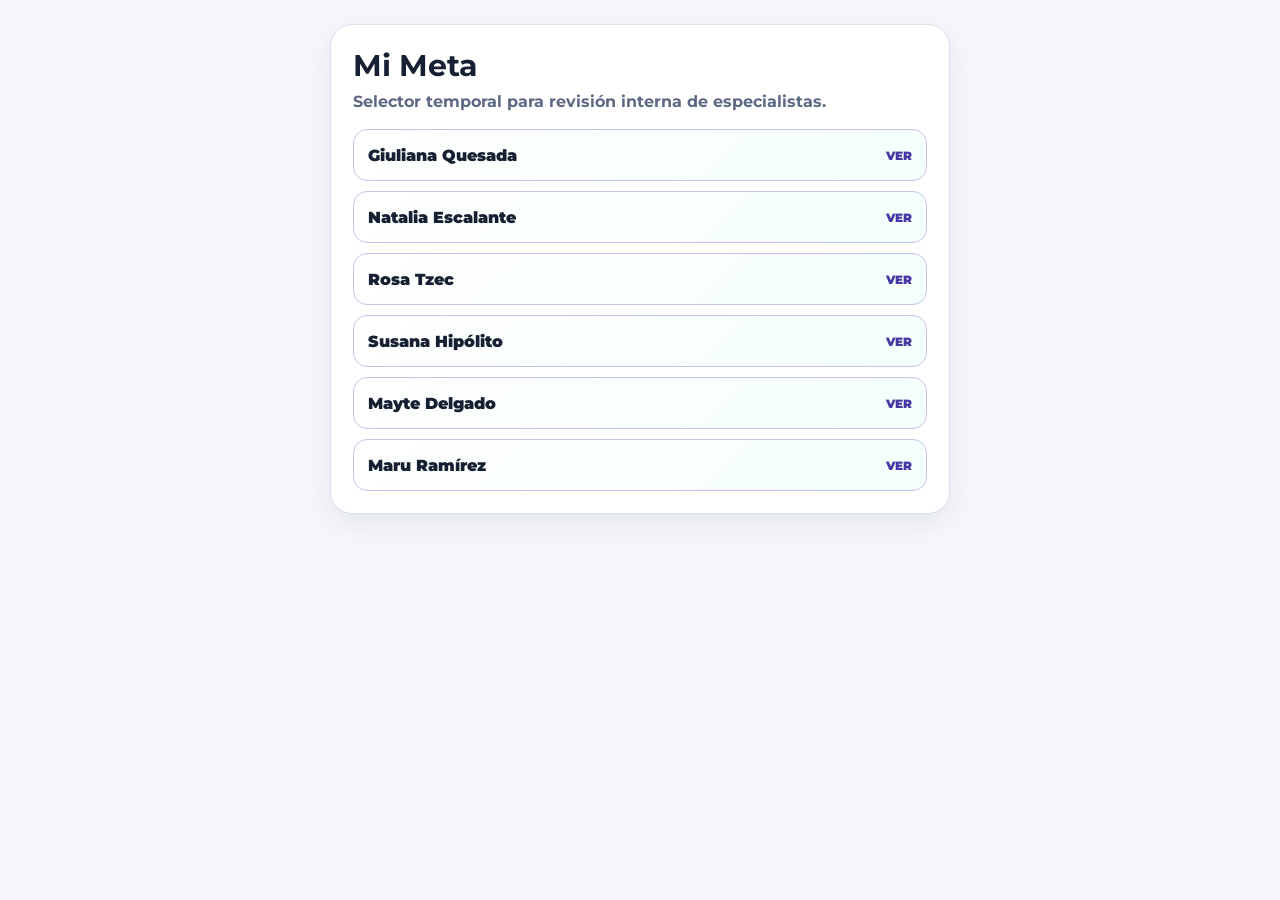
<file: mi-meta/index.html>
<!doctype html>
<html lang="es">
  <head>
    <meta charset="UTF-8">
    <meta name="viewport" content="width=device-width, initial-scale=1">
    <title>Mi Meta | Misión Admisión</title>
    <link rel="stylesheet" href="./styles.css">
  </head>
  <body>
    <main class="selector-shell">
      <section class="selector-card">
        <h1>Mi Meta</h1>
        <p>Selector temporal para revisión interna de especialistas.</p>
        <div class="selector-list">
          <a href="./giuliana.html">Giuliana Quesada</a>
          <a href="./natalia.html">Natalia Escalante</a>
          <a href="./rosa.html">Rosa Tzec</a>
          <a href="./susana.html">Susana Hipólito</a>
          <a href="./mayte.html">Mayte Delgado</a>
          <a href="./maru.html">Maru Ramírez</a>
        </div>
      </section>
    </main>
  </body>
</html>
</file>
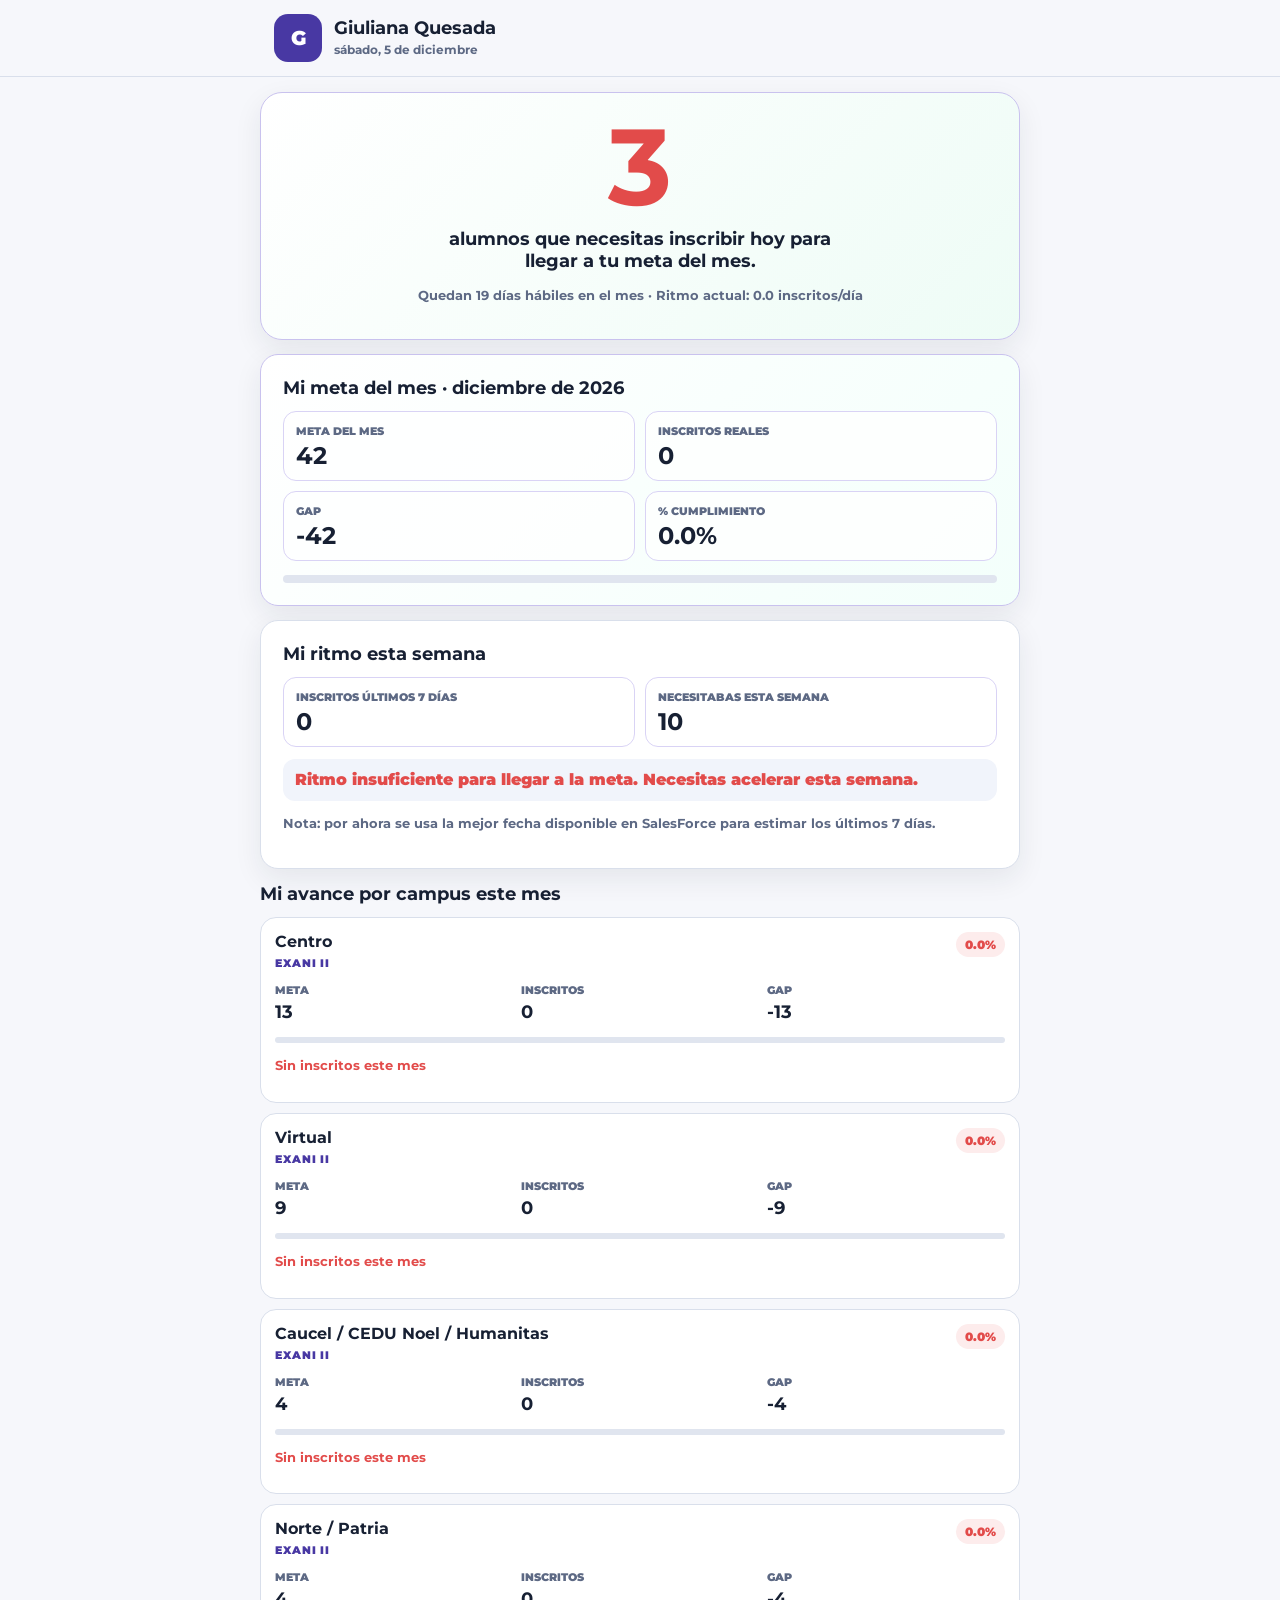
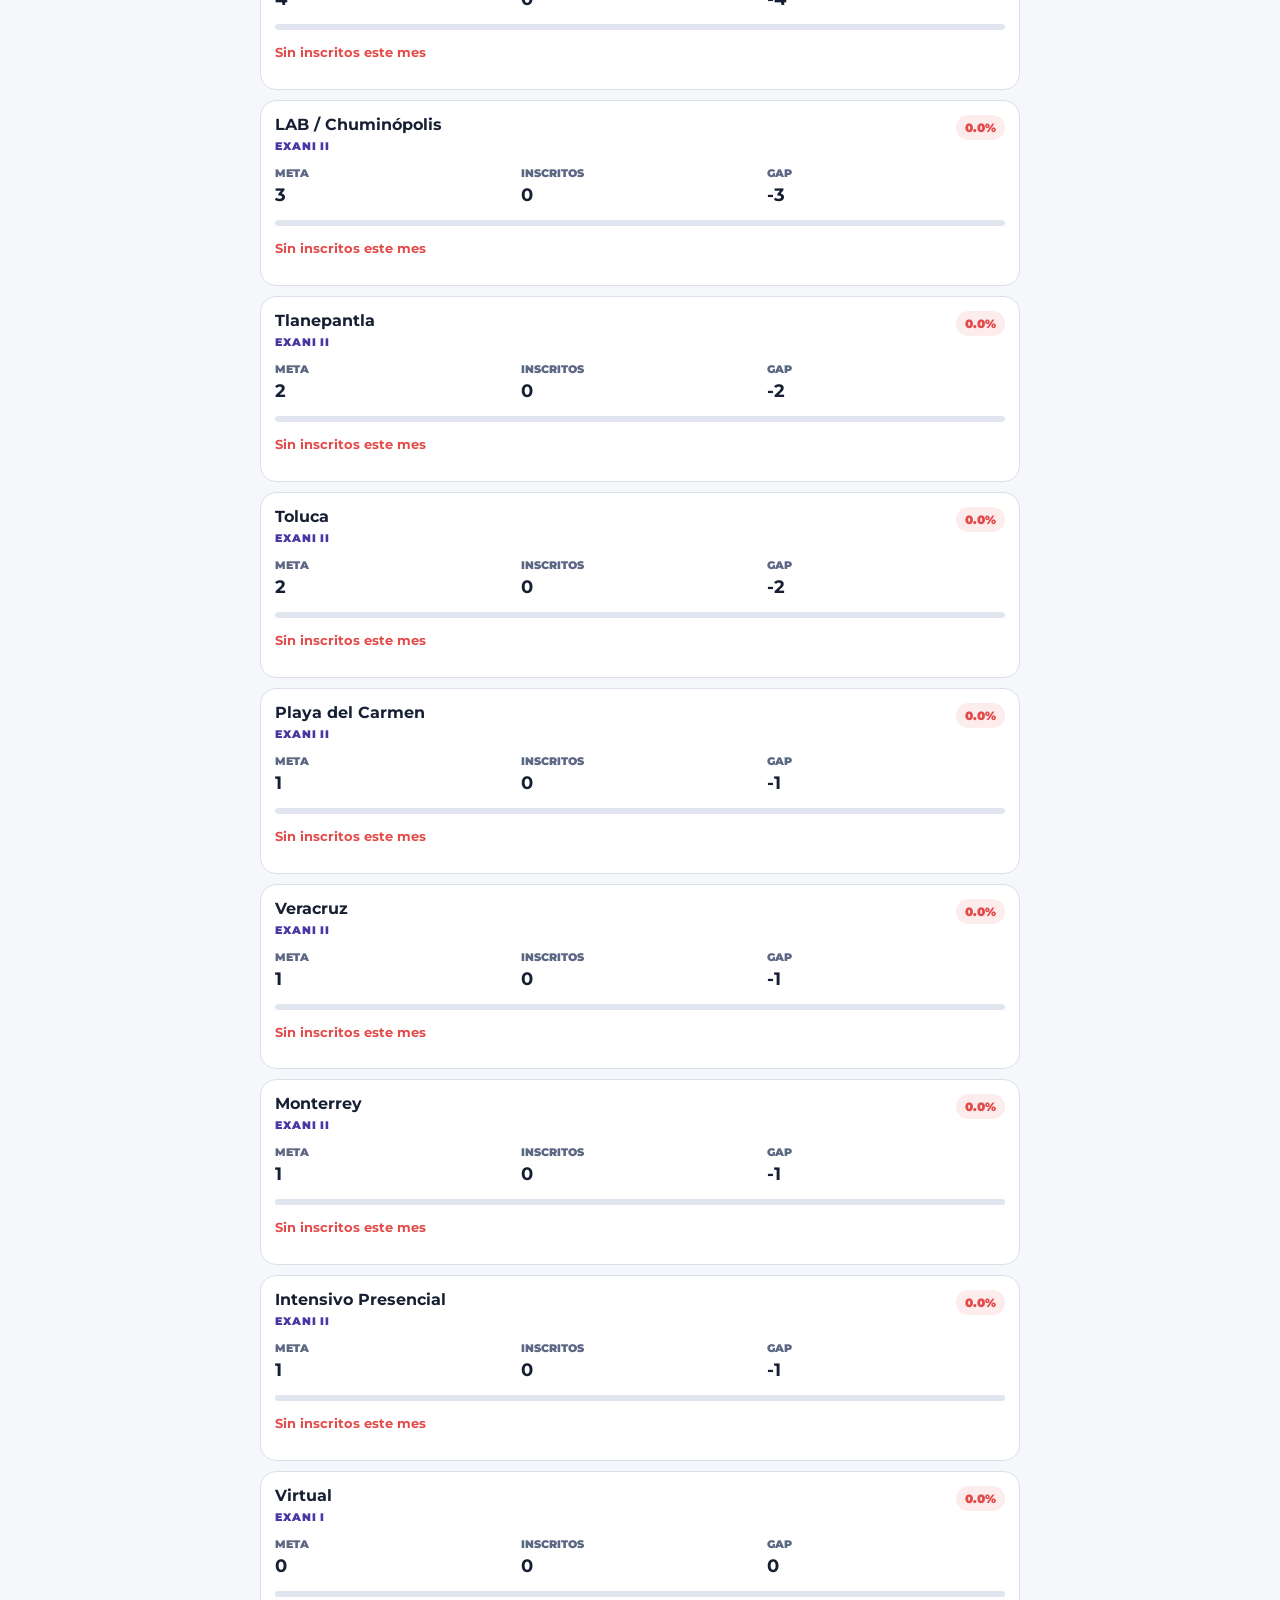
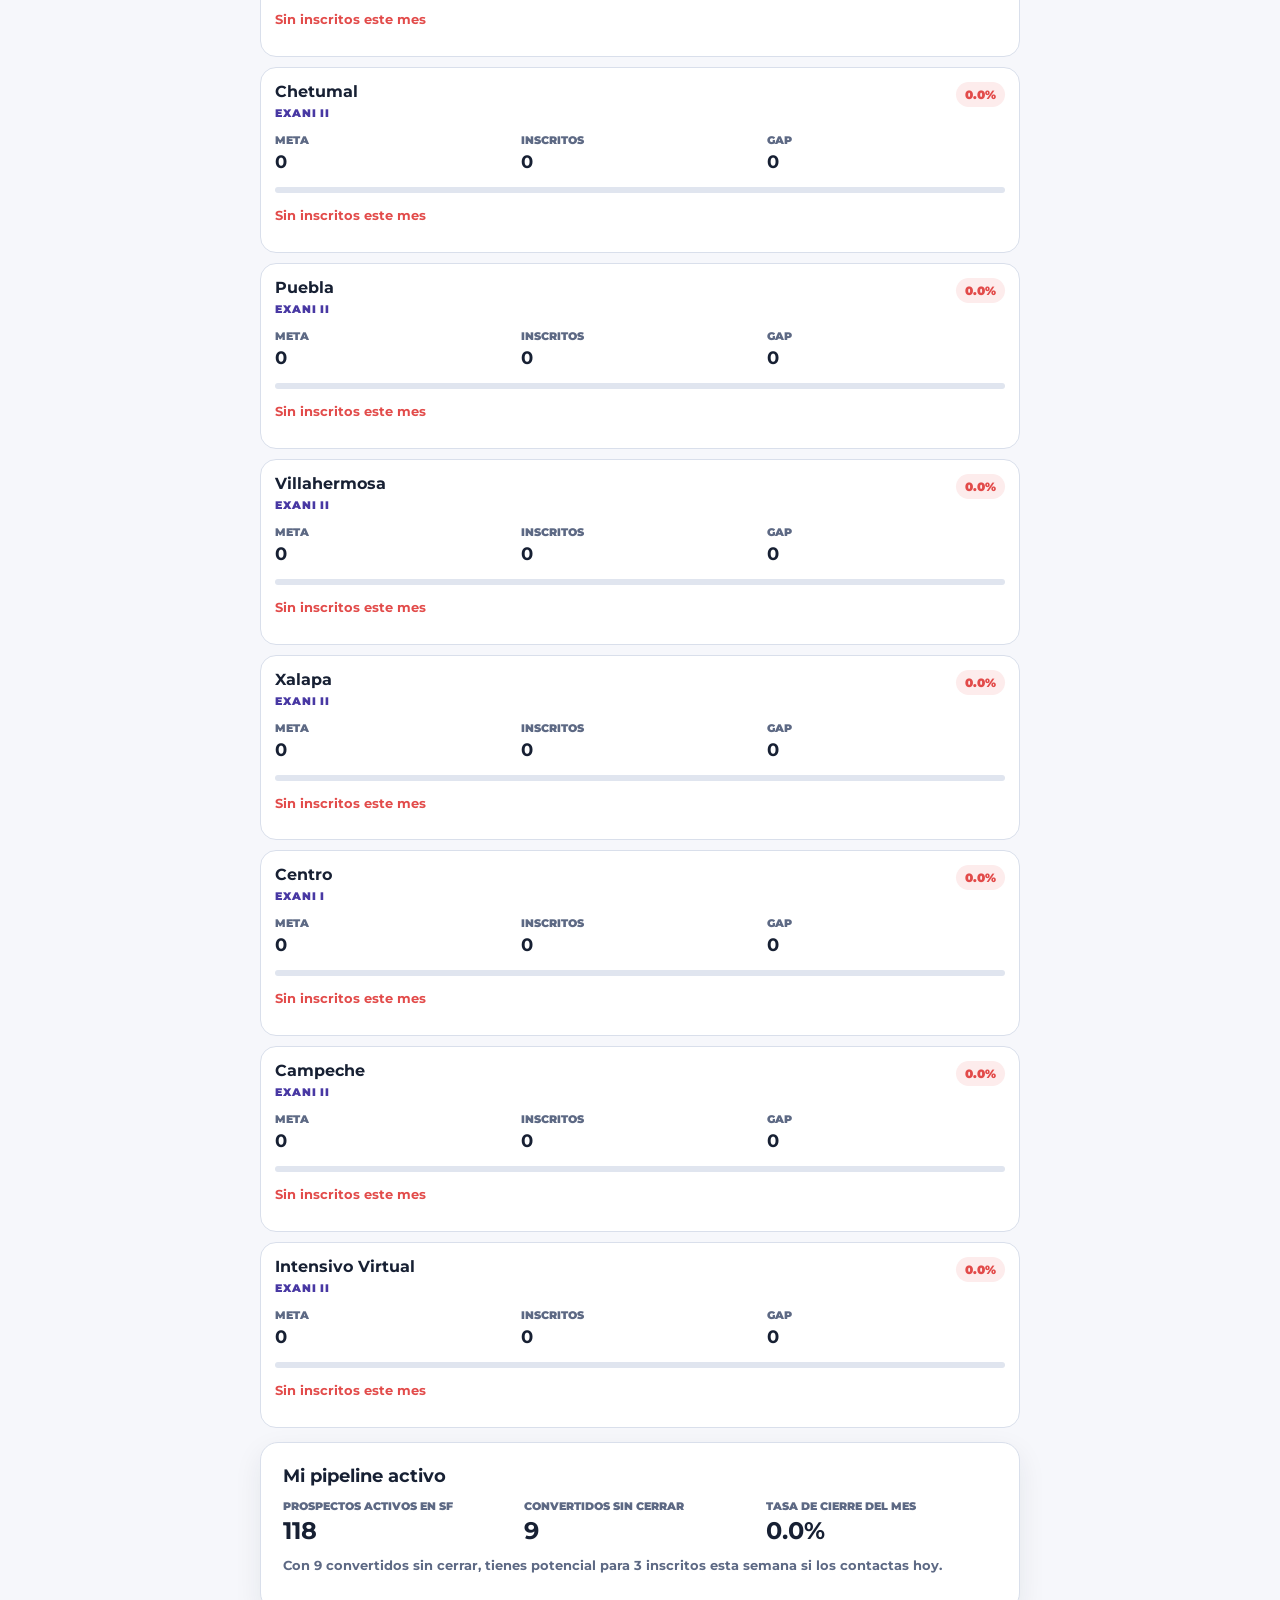
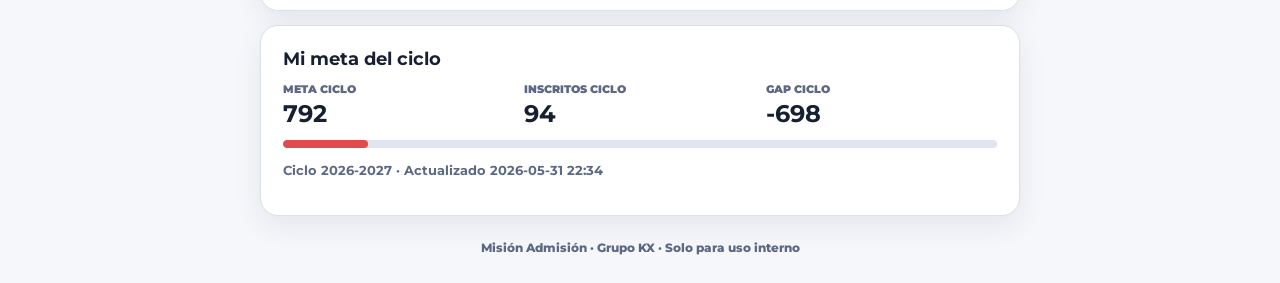
<file: mi-meta/giuliana.html>
<!doctype html>
<html lang="es">
  <head>
    <meta charset="UTF-8">
    <meta name="viewport" content="width=device-width, initial-scale=1">
    <title>Mi Meta | Giuliana Quesada</title>
    <link rel="stylesheet" href="./styles.css">
  </head>
  <body data-specialist="giuliana">
    <header class="app-header">
      <div class="app-header-inner">
        <span id="avatar" class="avatar">G</span>
        <div>
          <h1 id="specialist-name">Giuliana Quesada</h1>
          <p id="today-label"></p>
        </div>
      </div>
    </header>
    <main class="app-shell">
      <section id="today-block" class="section"></section>
      <section id="month-block" class="section"></section>
      <section id="week-block" class="section"></section>
      <section id="campus-block" class="section"></section>
      <section id="pipeline-block" class="section"></section>
      <section id="cycle-block" class="section"></section>
      <footer class="footer">Misión Admisión · Grupo KX · Solo para uso interno</footer>
    </main>
    <script src="./app.js"></script>
  </body>
</html>
</file>
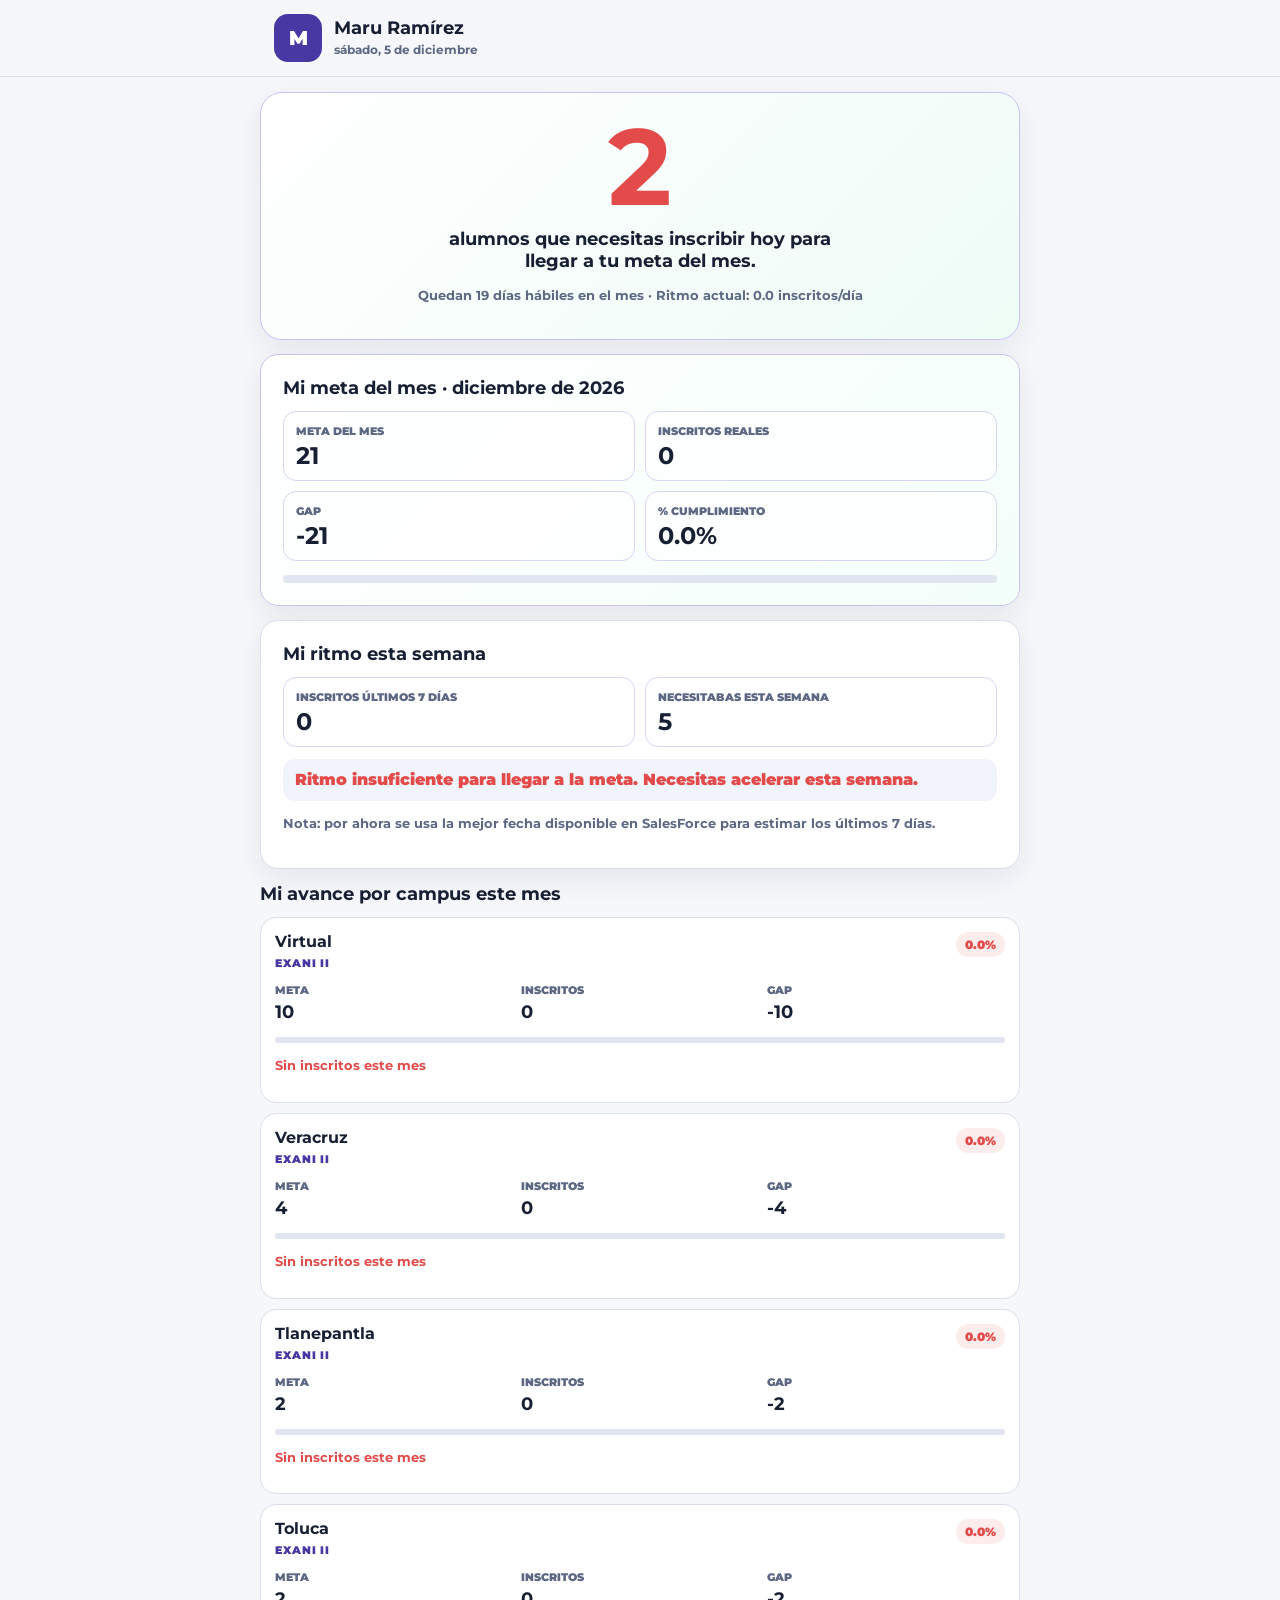
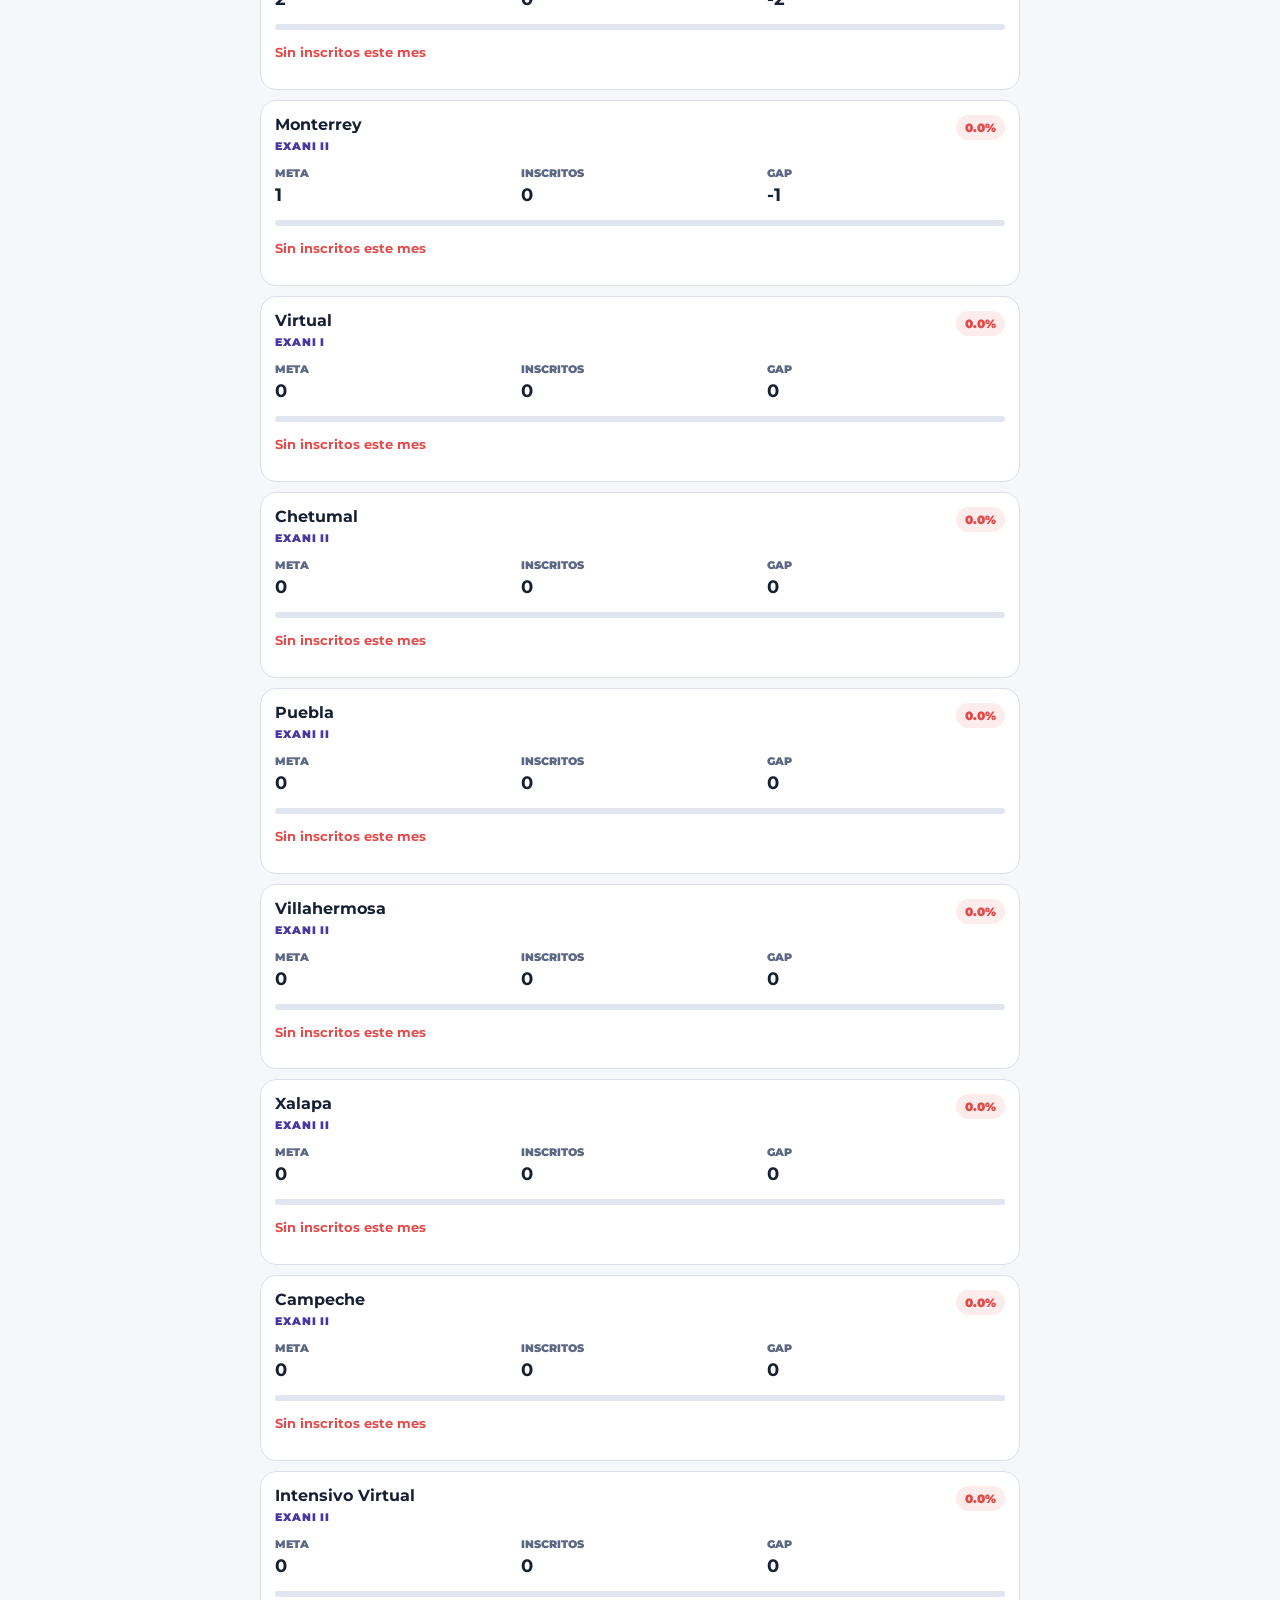
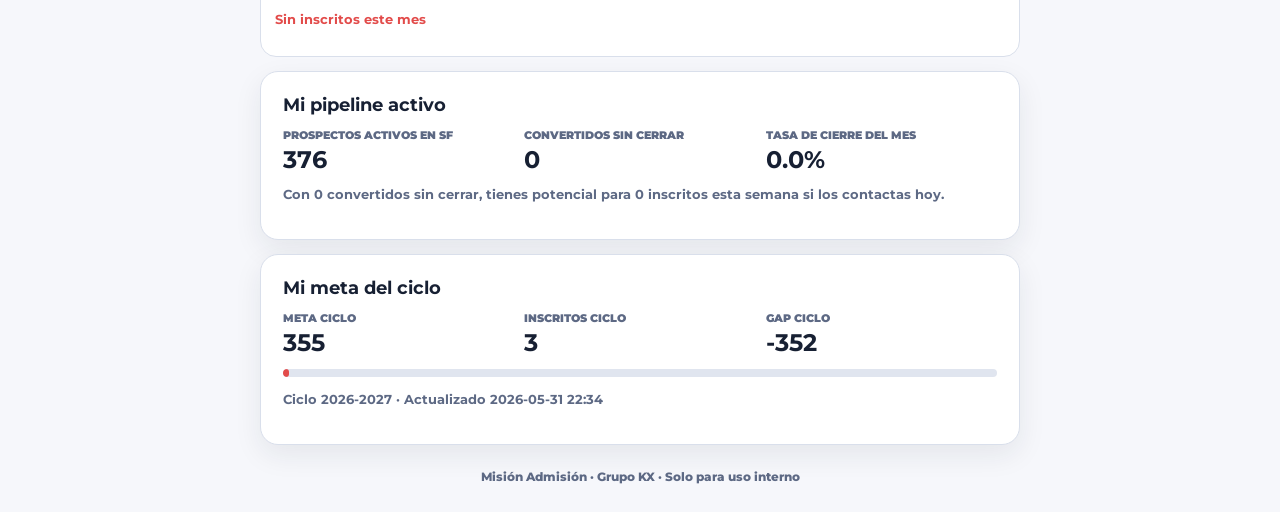
<file: mi-meta/maru.html>
<!doctype html>
<html lang="es">
  <head>
    <meta charset="UTF-8">
    <meta name="viewport" content="width=device-width, initial-scale=1">
    <title>Mi Meta | Maru Ramírez</title>
    <link rel="stylesheet" href="./styles.css">
  </head>
  <body data-specialist="maru">
    <header class="app-header">
      <div class="app-header-inner">
        <span id="avatar" class="avatar">M</span>
        <div>
          <h1 id="specialist-name">Maru Ramírez</h1>
          <p id="today-label"></p>
        </div>
      </div>
    </header>
    <main class="app-shell">
      <section id="today-block" class="section"></section>
      <section id="month-block" class="section"></section>
      <section id="week-block" class="section"></section>
      <section id="campus-block" class="section"></section>
      <section id="pipeline-block" class="section"></section>
      <section id="cycle-block" class="section"></section>
      <footer class="footer">Misión Admisión · Grupo KX · Solo para uso interno</footer>
    </main>
    <script src="./app.js"></script>
  </body>
</html>
</file>
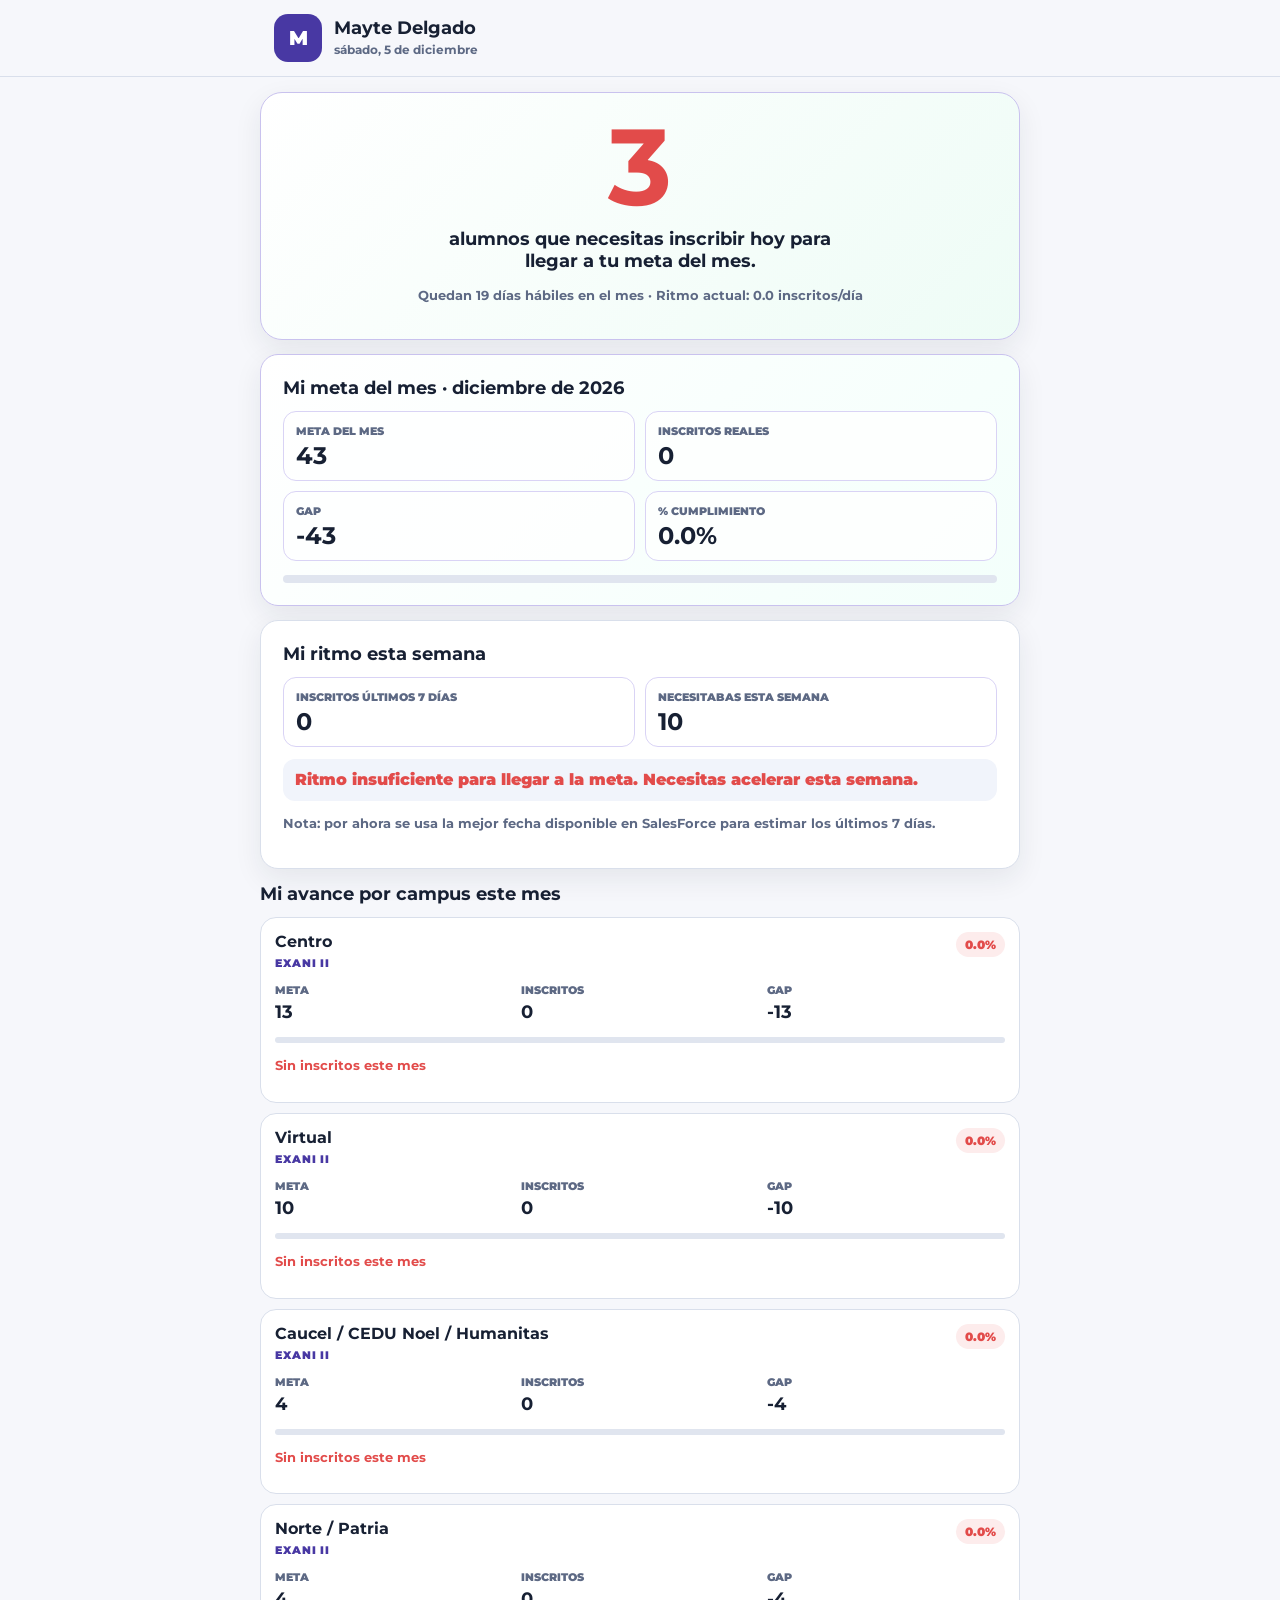
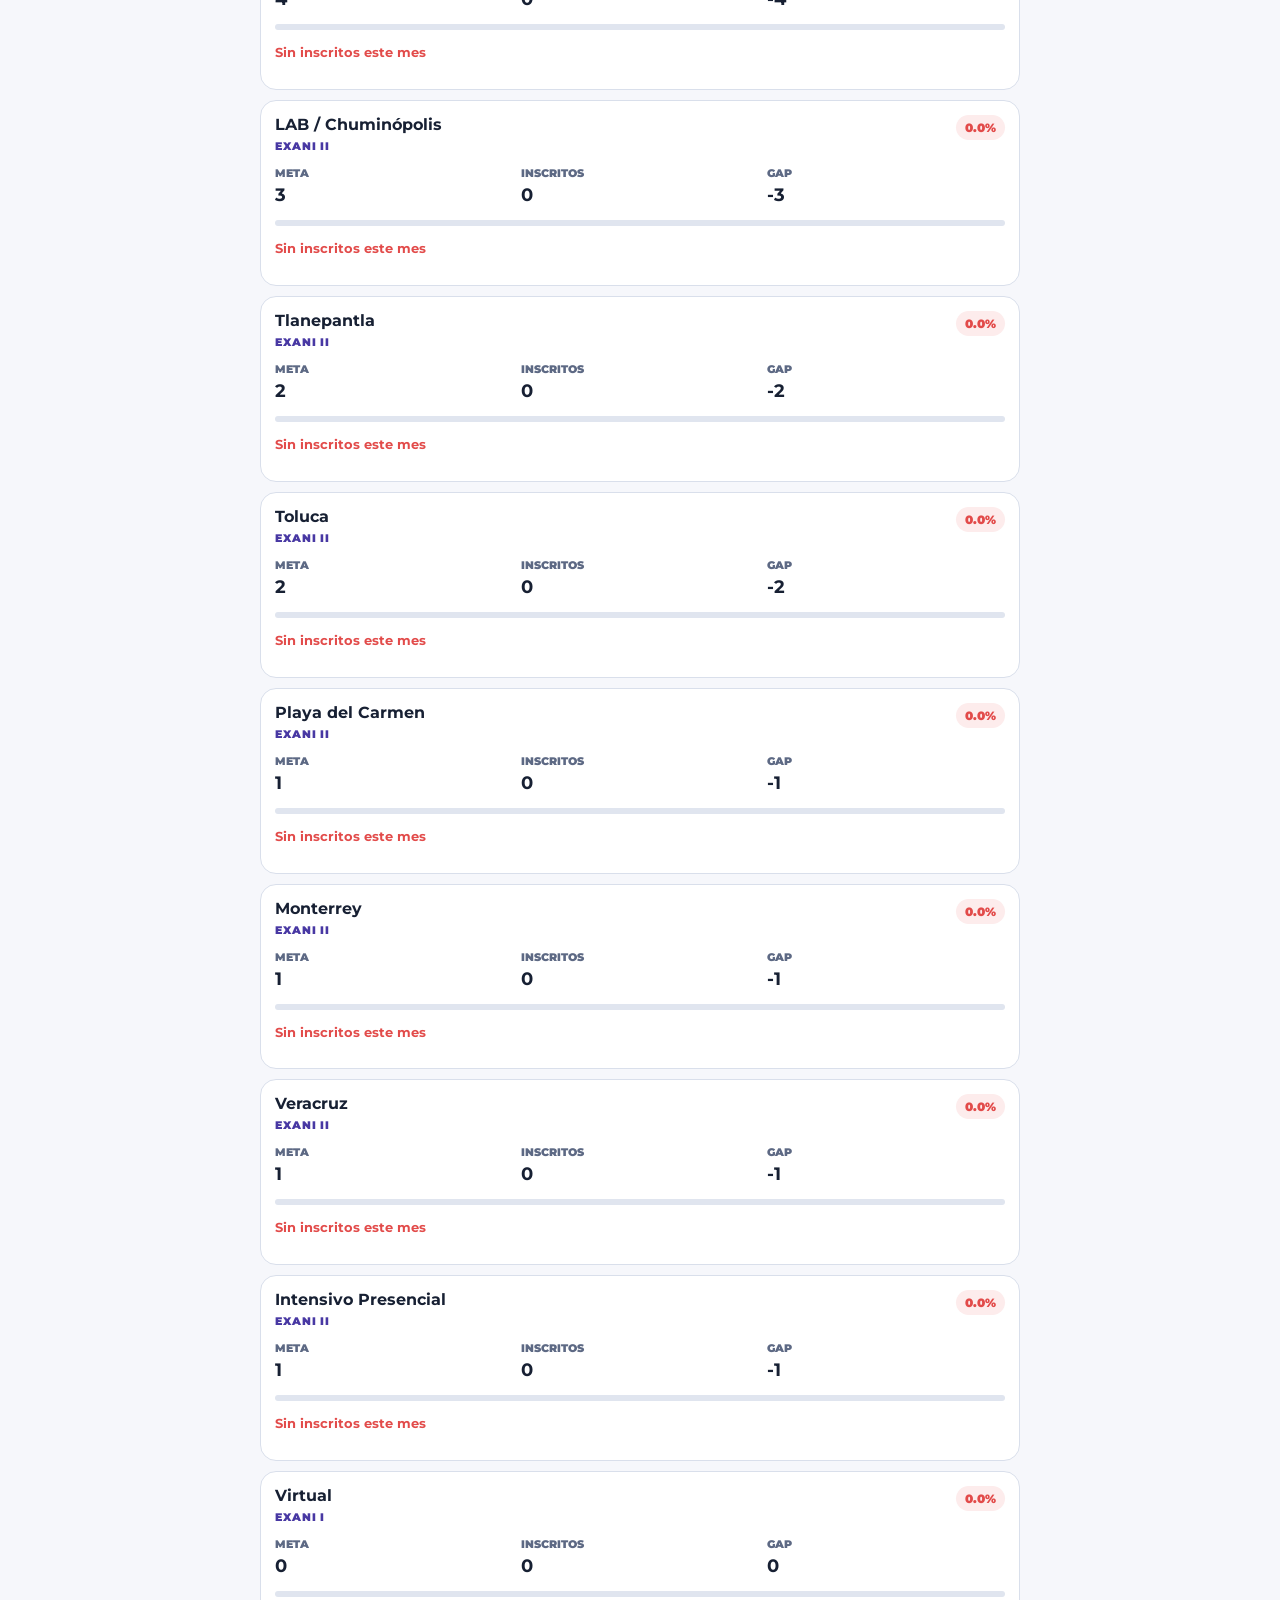
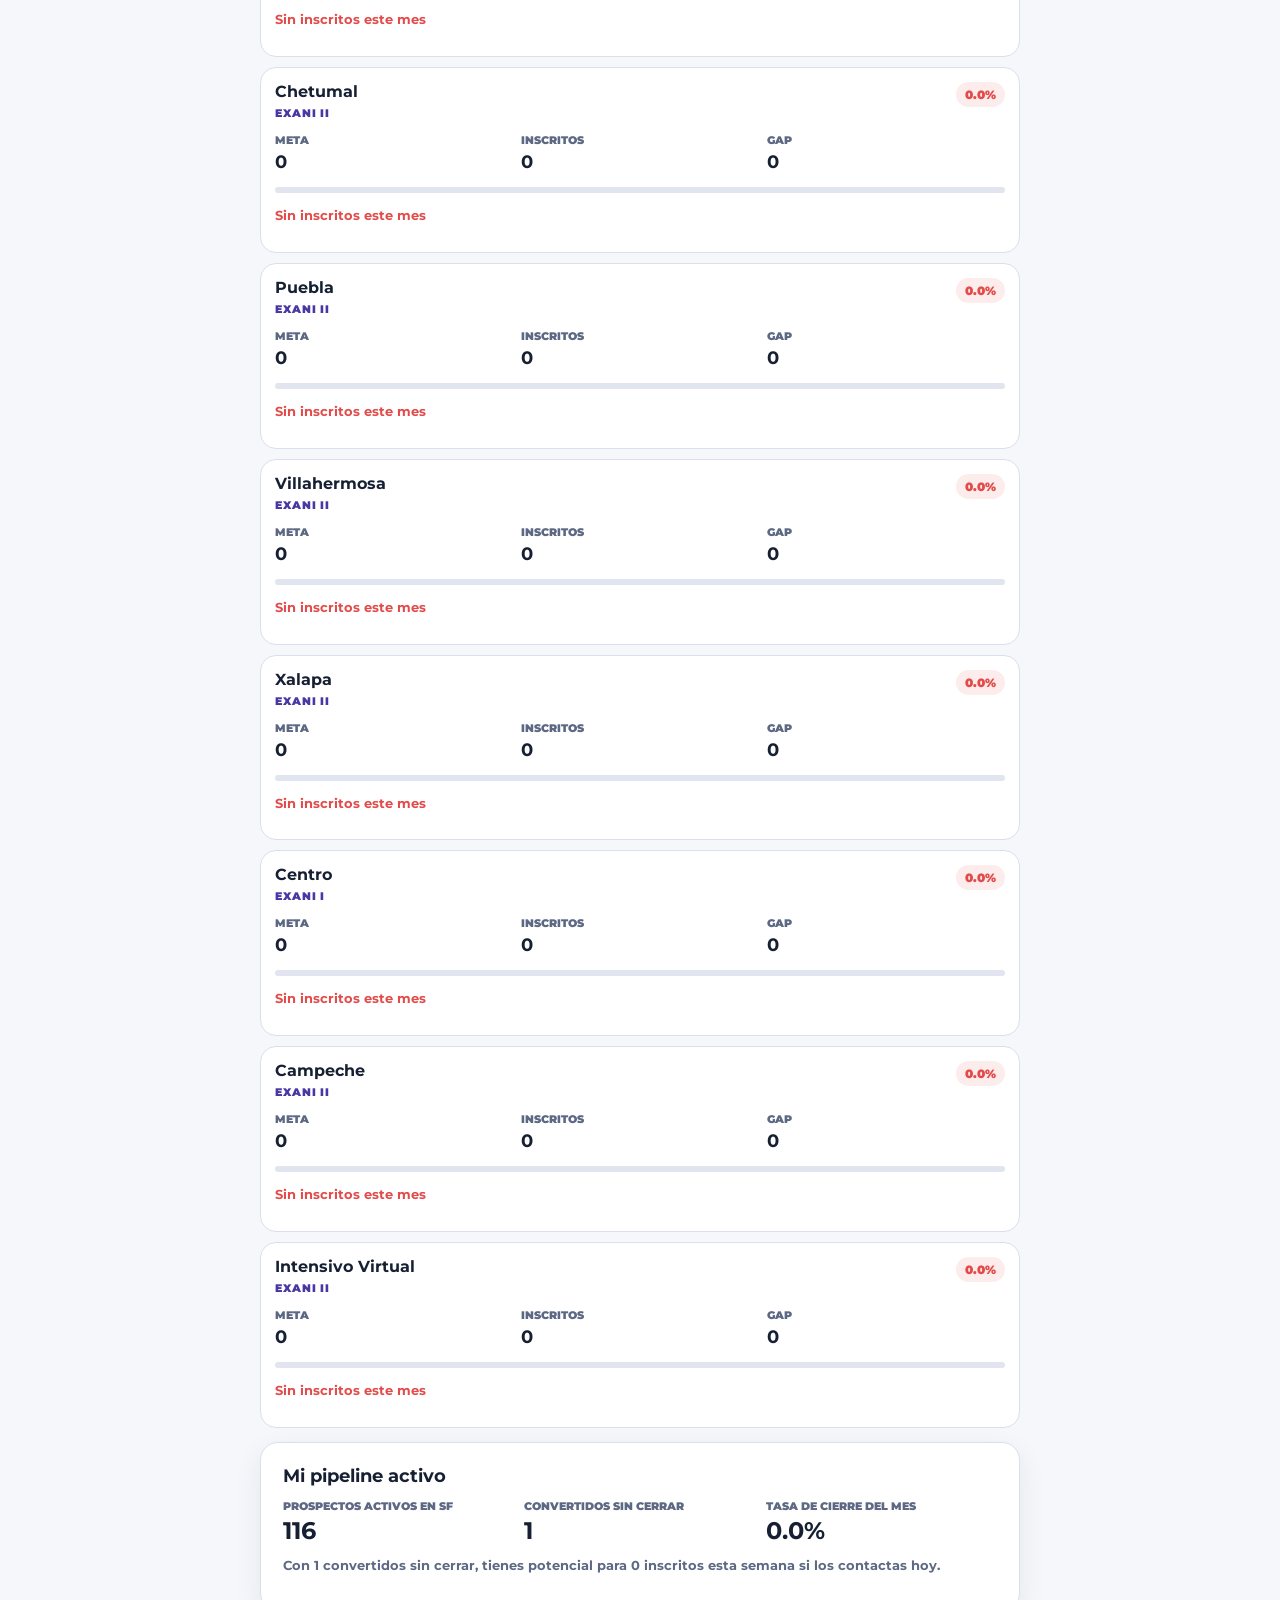
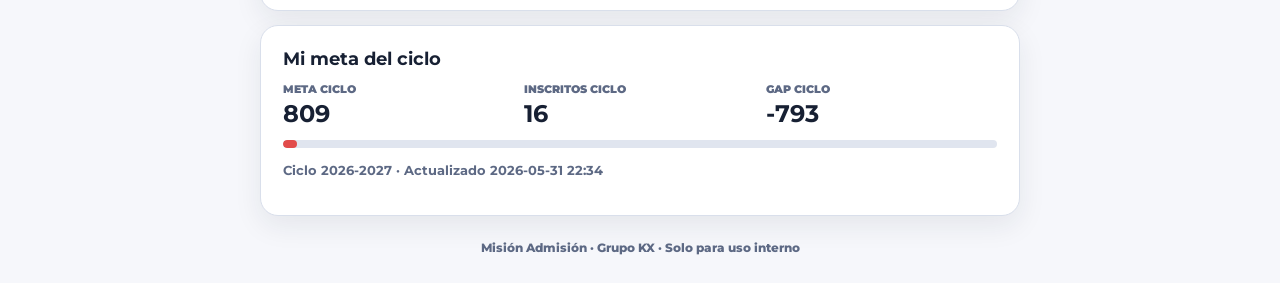
<file: mi-meta/mayte.html>
<!doctype html>
<html lang="es">
  <head>
    <meta charset="UTF-8">
    <meta name="viewport" content="width=device-width, initial-scale=1">
    <title>Mi Meta | Mayte Delgado</title>
    <link rel="stylesheet" href="./styles.css">
  </head>
  <body data-specialist="mayte">
    <header class="app-header">
      <div class="app-header-inner">
        <span id="avatar" class="avatar">M</span>
        <div>
          <h1 id="specialist-name">Mayte Delgado</h1>
          <p id="today-label"></p>
        </div>
      </div>
    </header>
    <main class="app-shell">
      <section id="today-block" class="section"></section>
      <section id="month-block" class="section"></section>
      <section id="week-block" class="section"></section>
      <section id="campus-block" class="section"></section>
      <section id="pipeline-block" class="section"></section>
      <section id="cycle-block" class="section"></section>
      <footer class="footer">Misión Admisión · Grupo KX · Solo para uso interno</footer>
    </main>
    <script src="./app.js"></script>
  </body>
</html>
</file>
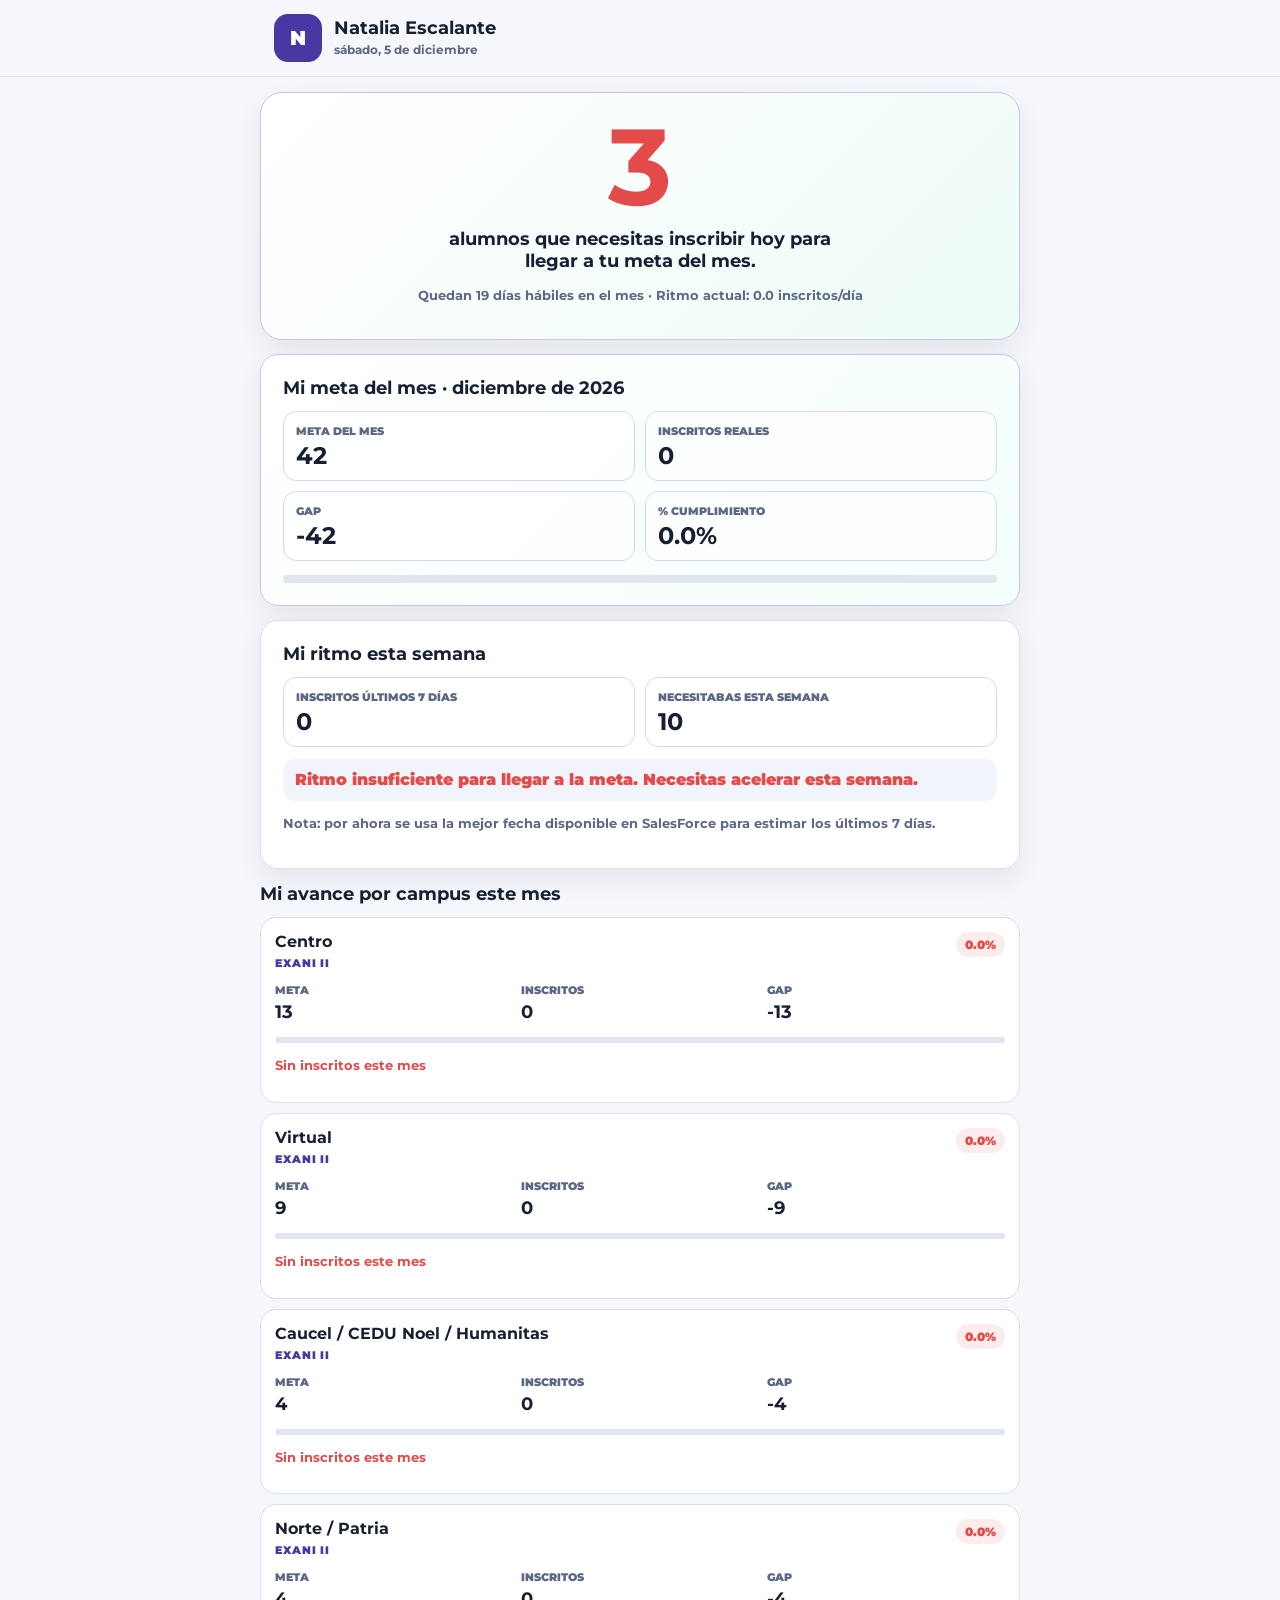
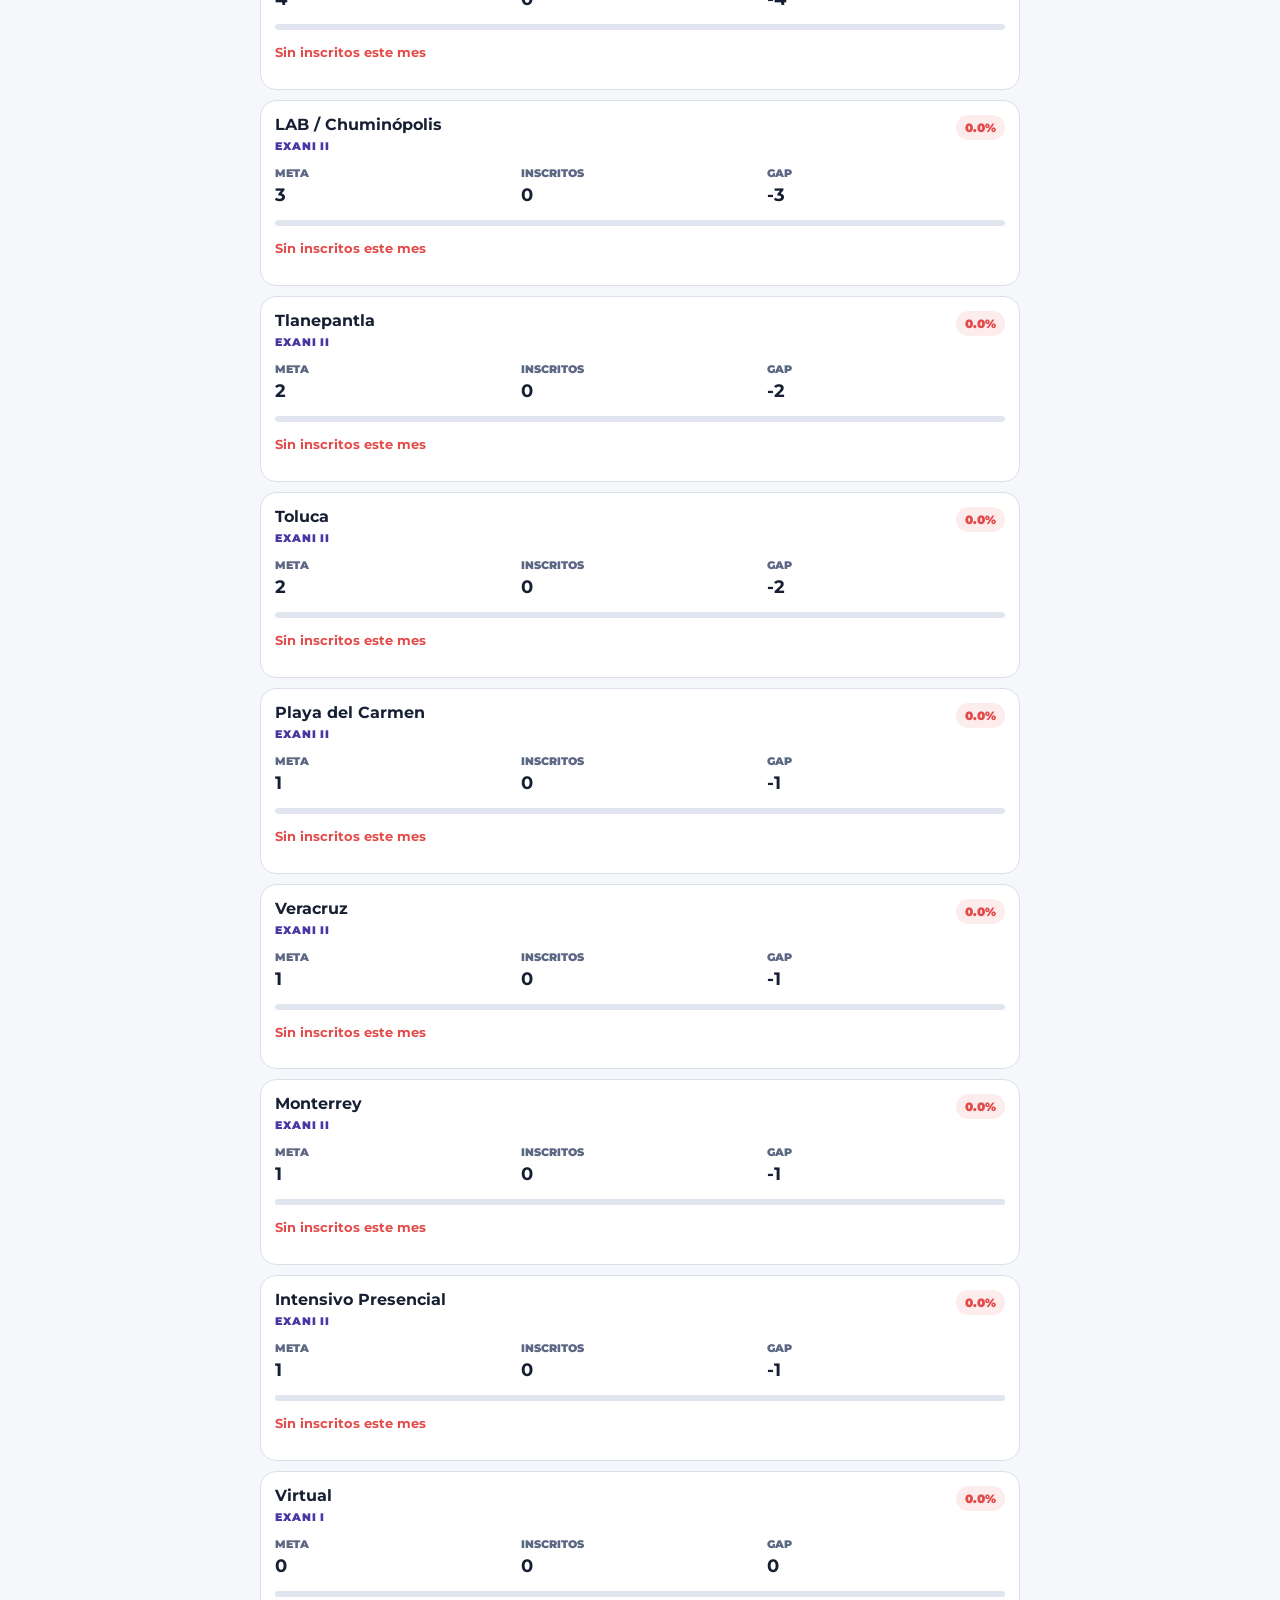
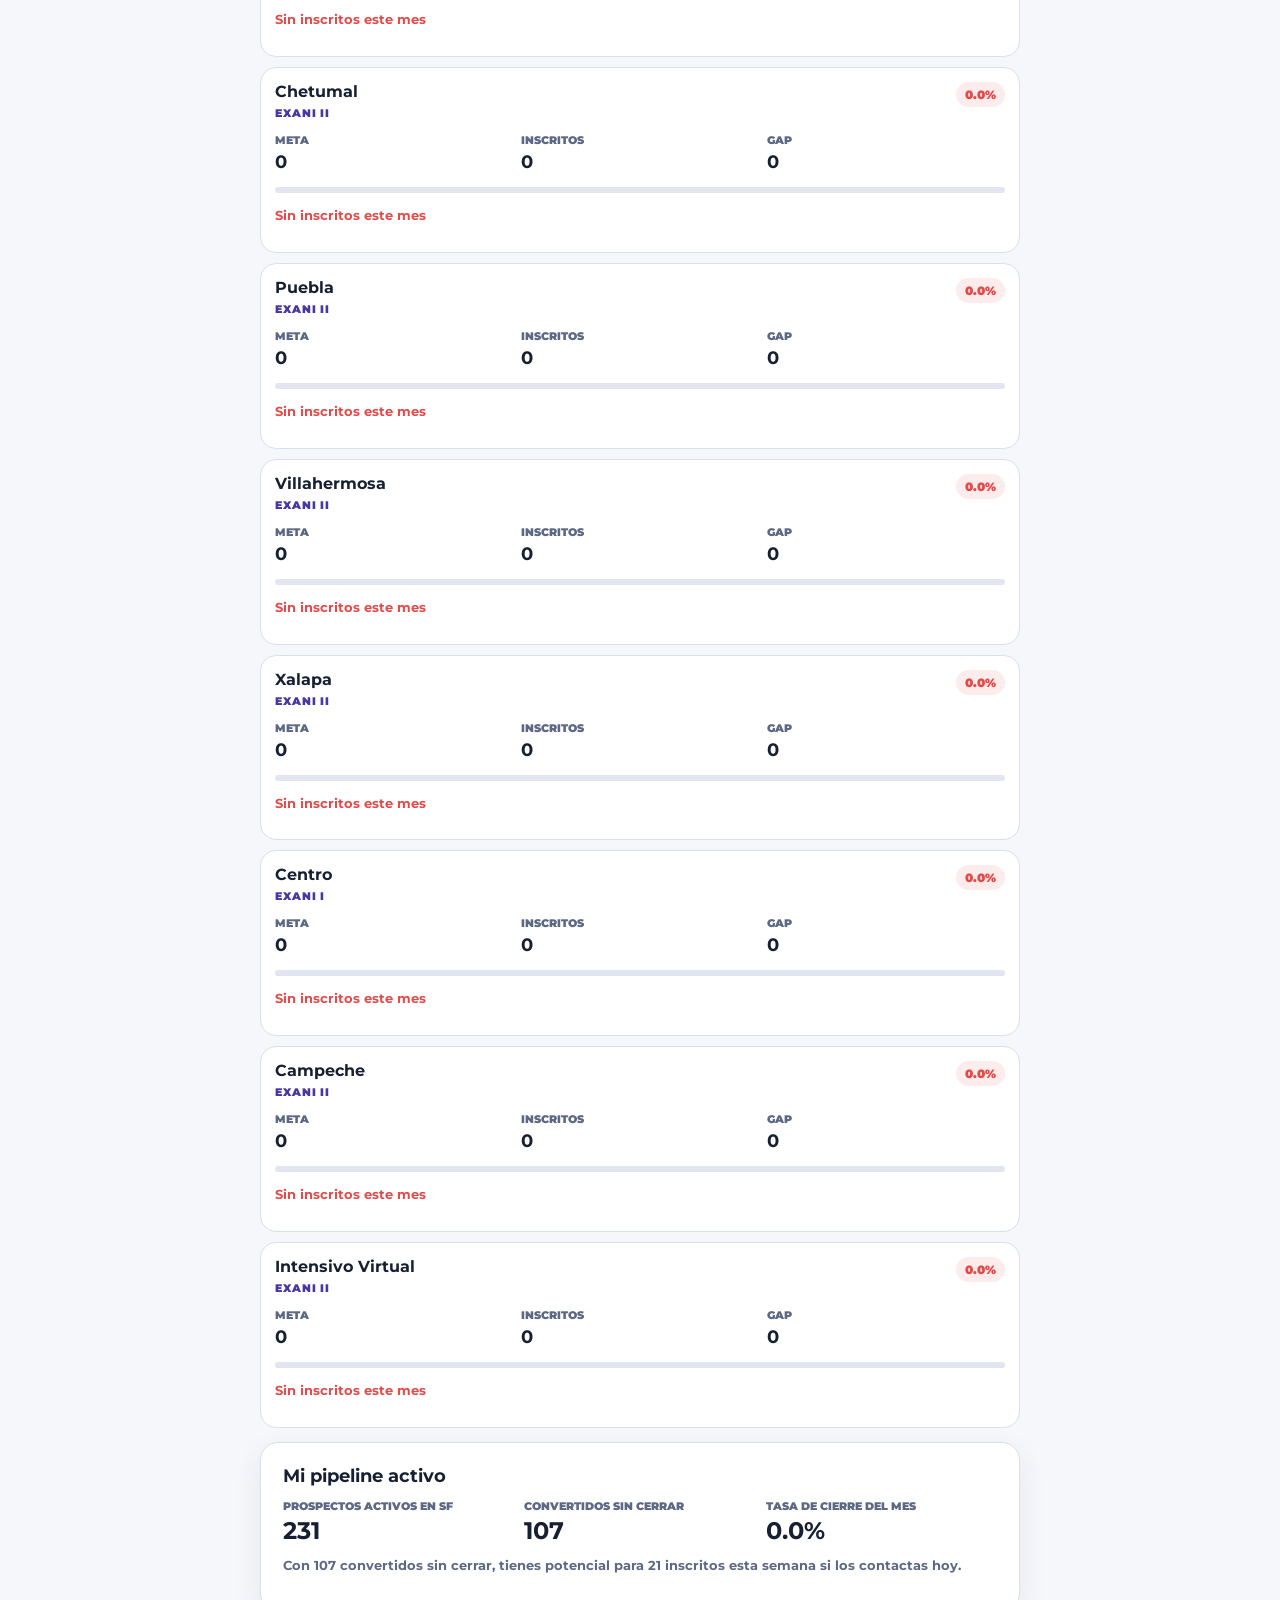
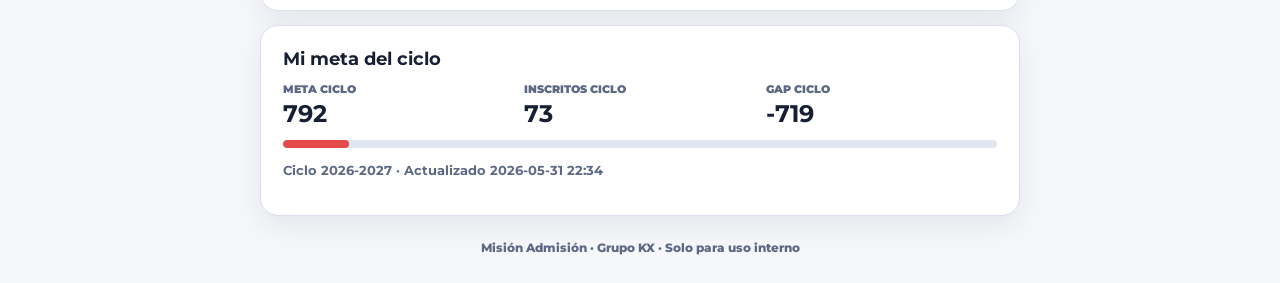
<file: mi-meta/natalia.html>
<!doctype html>
<html lang="es">
  <head>
    <meta charset="UTF-8">
    <meta name="viewport" content="width=device-width, initial-scale=1">
    <title>Mi Meta | Natalia Escalante</title>
    <link rel="stylesheet" href="./styles.css">
  </head>
  <body data-specialist="natalia">
    <header class="app-header">
      <div class="app-header-inner">
        <span id="avatar" class="avatar">N</span>
        <div>
          <h1 id="specialist-name">Natalia Escalante</h1>
          <p id="today-label"></p>
        </div>
      </div>
    </header>
    <main class="app-shell">
      <section id="today-block" class="section"></section>
      <section id="month-block" class="section"></section>
      <section id="week-block" class="section"></section>
      <section id="campus-block" class="section"></section>
      <section id="pipeline-block" class="section"></section>
      <section id="cycle-block" class="section"></section>
      <footer class="footer">Misión Admisión · Grupo KX · Solo para uso interno</footer>
    </main>
    <script src="./app.js"></script>
  </body>
</html>
</file>
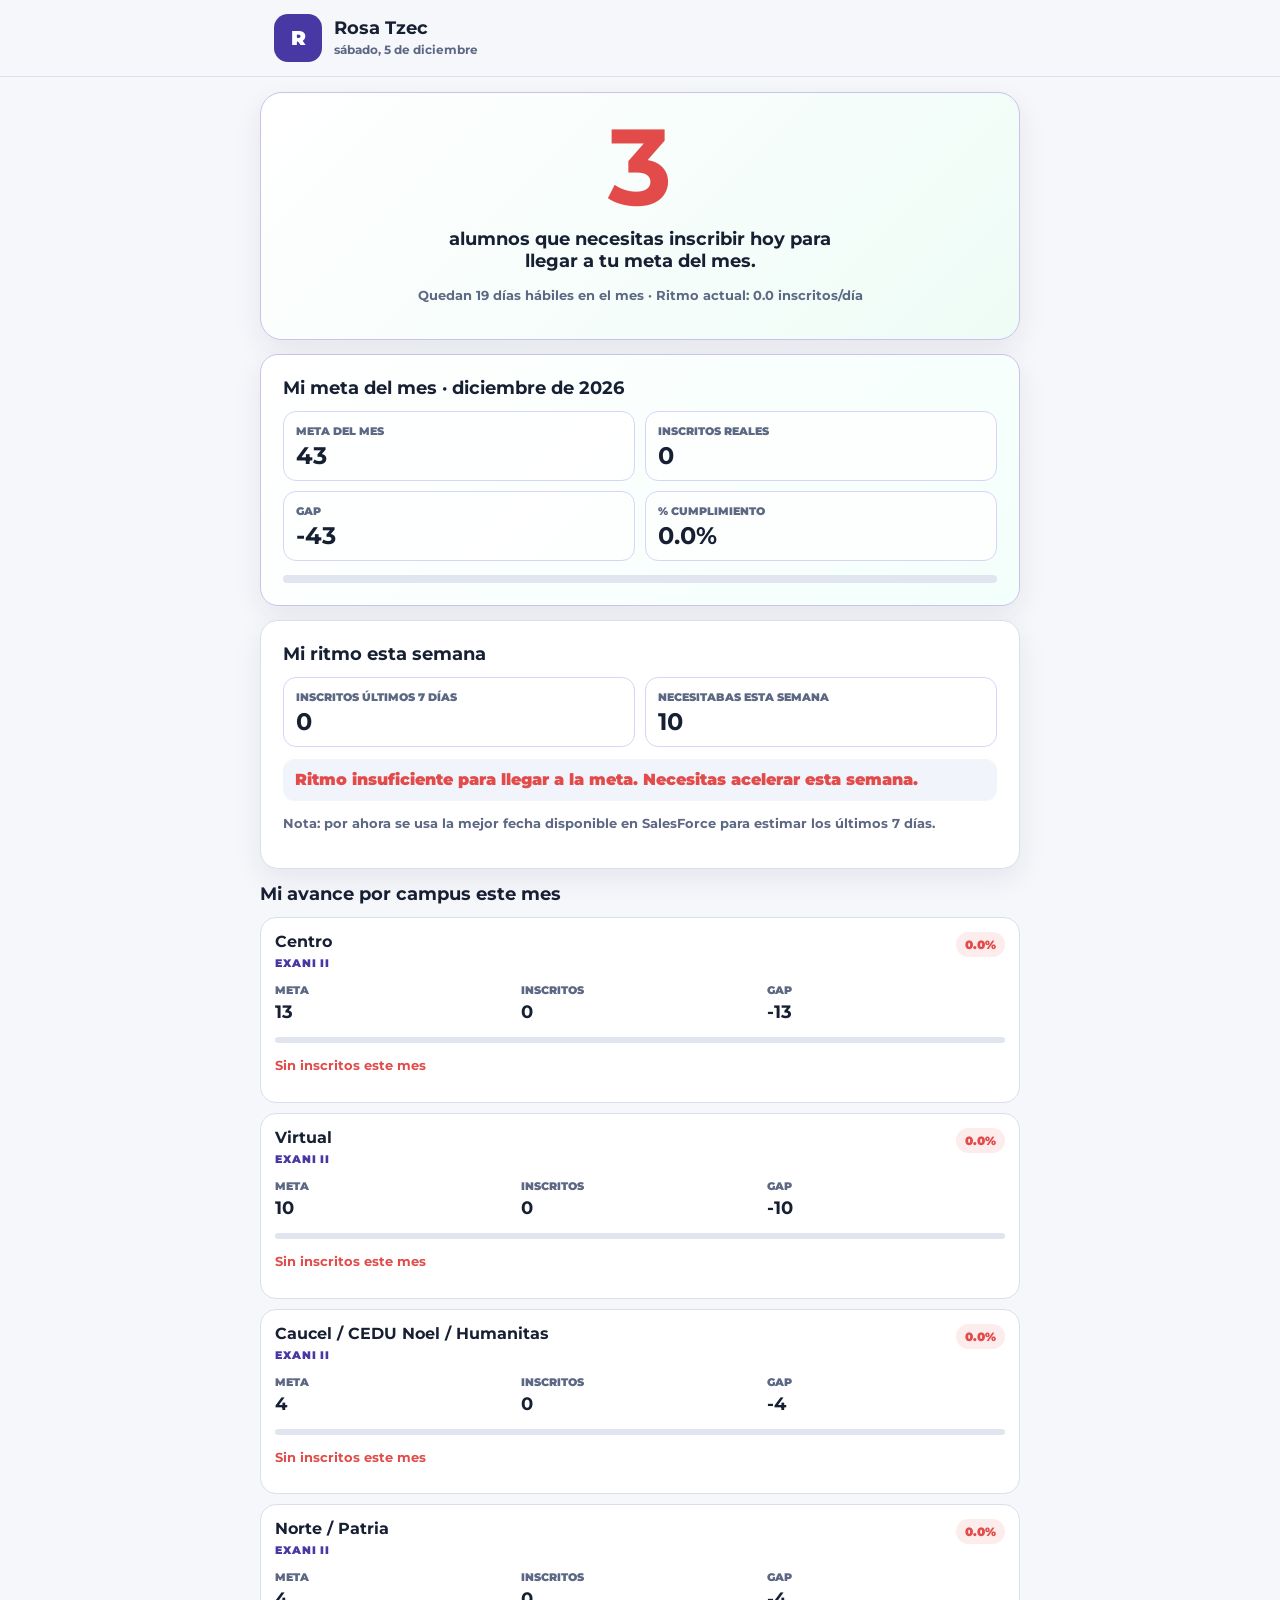
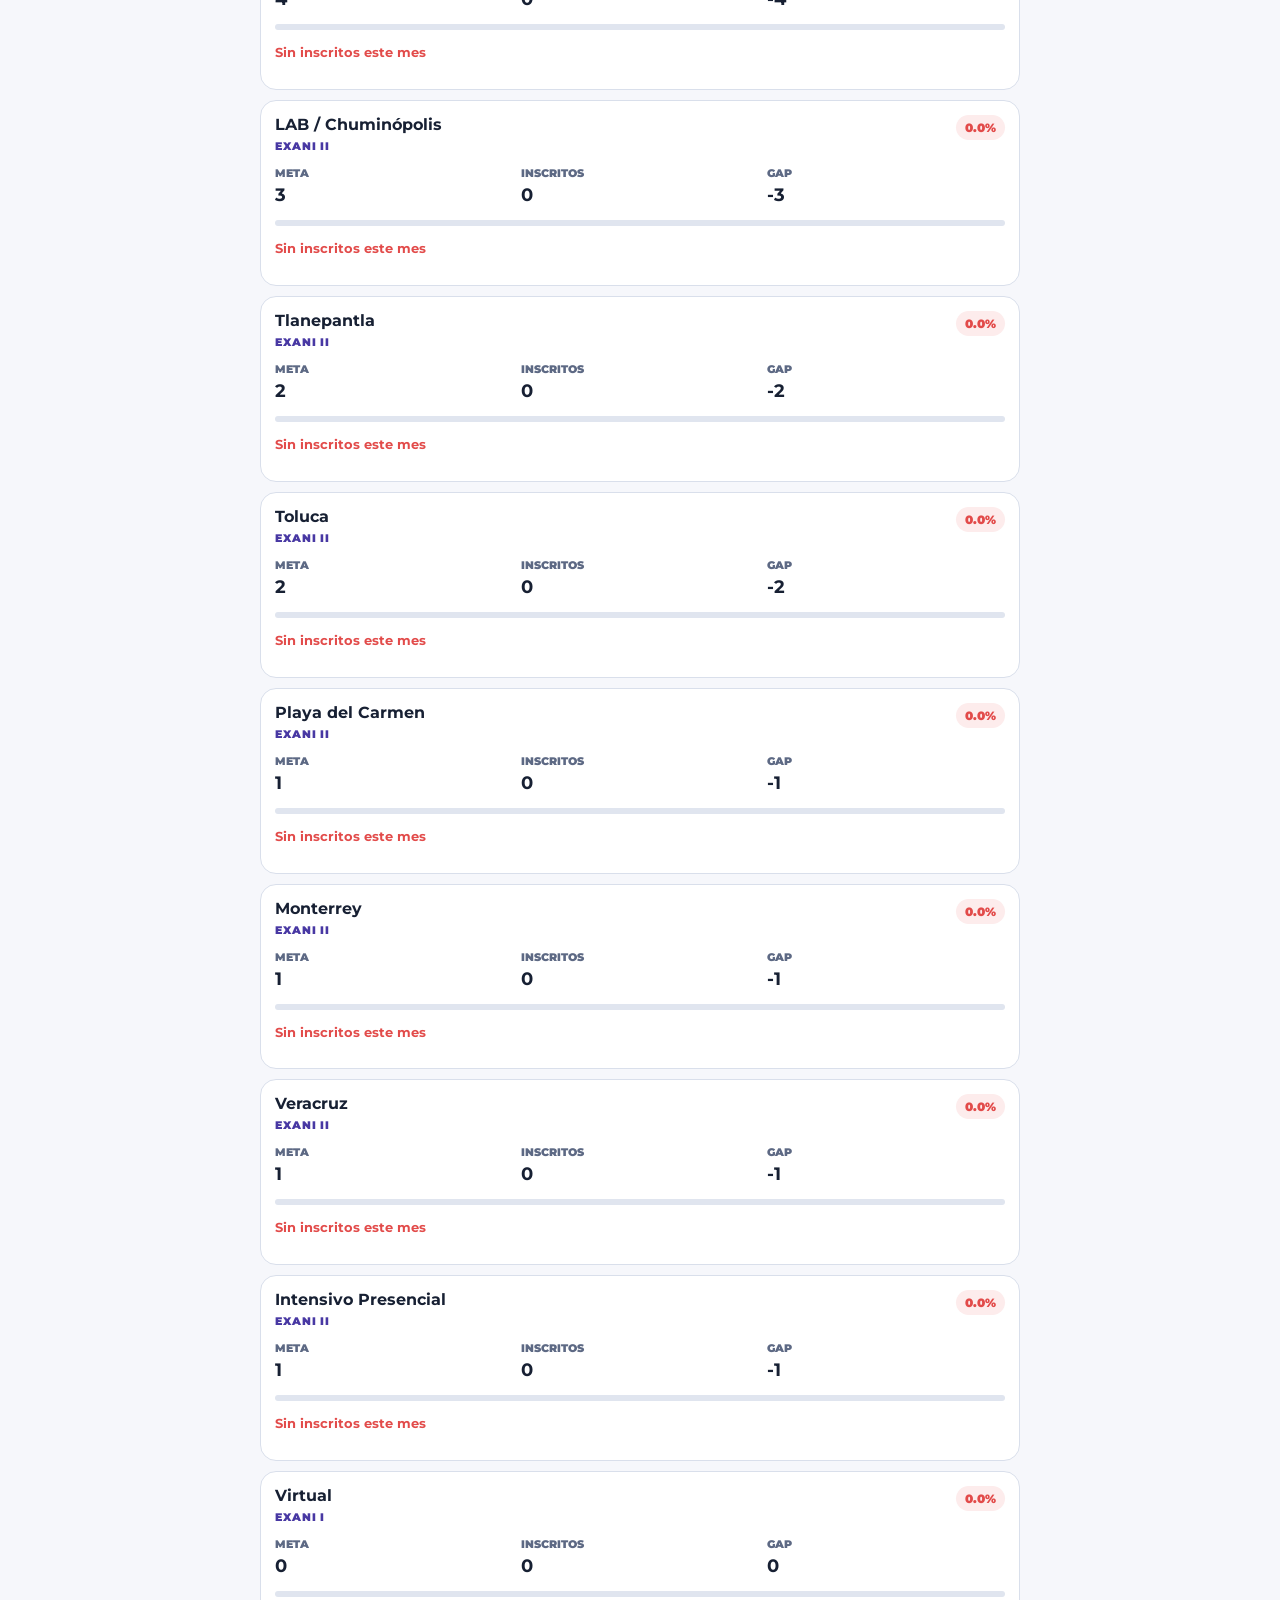
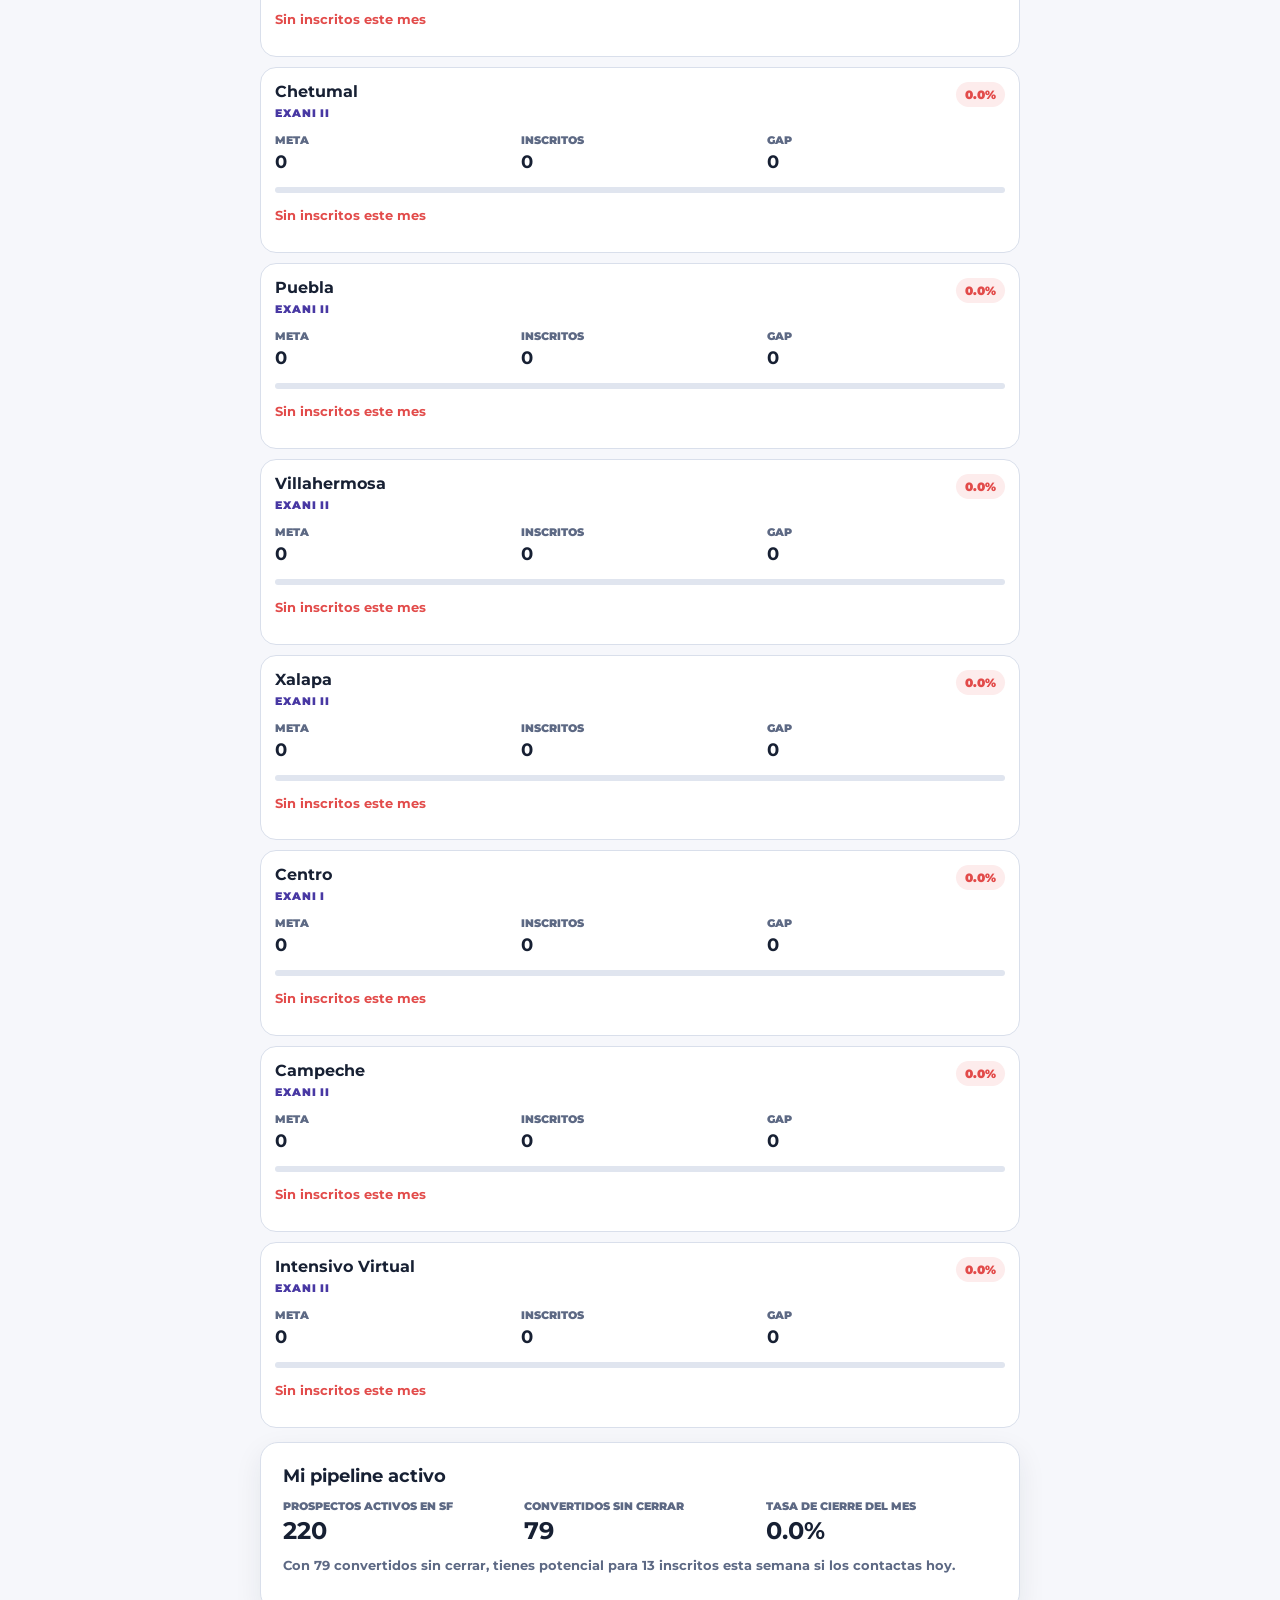
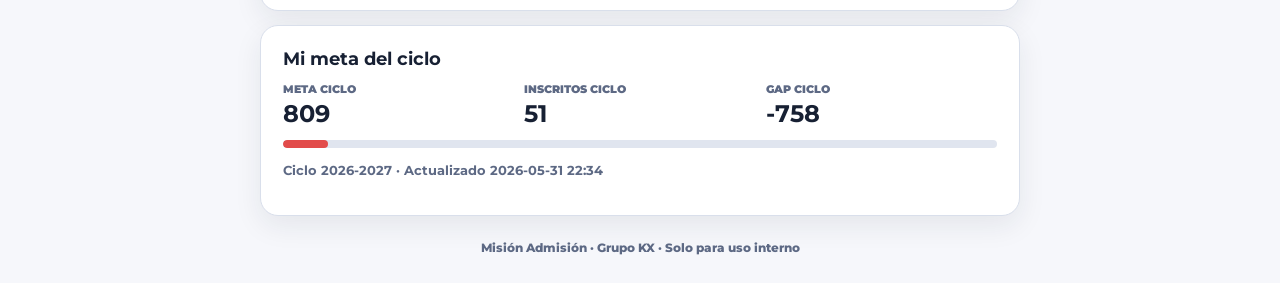
<file: mi-meta/rosa.html>
<!doctype html>
<html lang="es">
  <head>
    <meta charset="UTF-8">
    <meta name="viewport" content="width=device-width, initial-scale=1">
    <title>Mi Meta | Rosa Tzec</title>
    <link rel="stylesheet" href="./styles.css">
  </head>
  <body data-specialist="rosa">
    <header class="app-header">
      <div class="app-header-inner">
        <span id="avatar" class="avatar">R</span>
        <div>
          <h1 id="specialist-name">Rosa Tzec</h1>
          <p id="today-label"></p>
        </div>
      </div>
    </header>
    <main class="app-shell">
      <section id="today-block" class="section"></section>
      <section id="month-block" class="section"></section>
      <section id="week-block" class="section"></section>
      <section id="campus-block" class="section"></section>
      <section id="pipeline-block" class="section"></section>
      <section id="cycle-block" class="section"></section>
      <footer class="footer">Misión Admisión · Grupo KX · Solo para uso interno</footer>
    </main>
    <script src="./app.js"></script>
  </body>
</html>
</file>
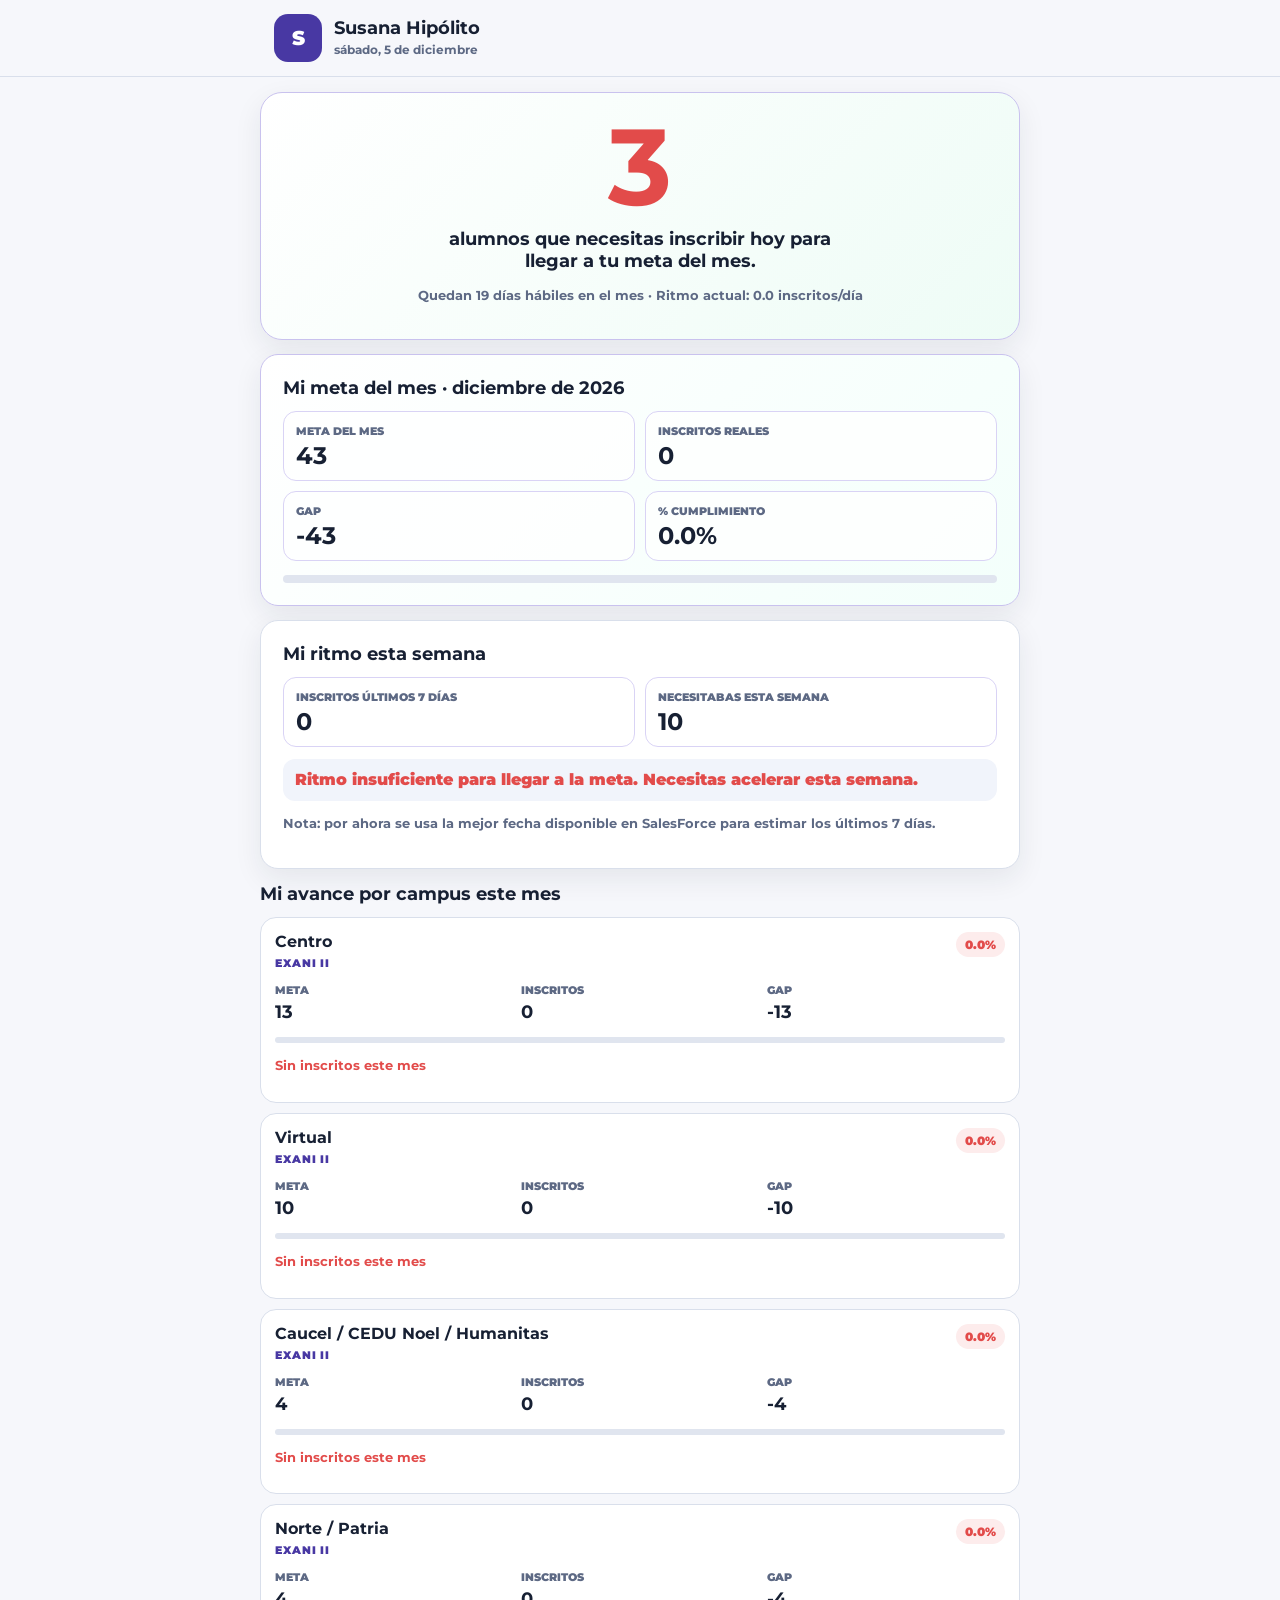
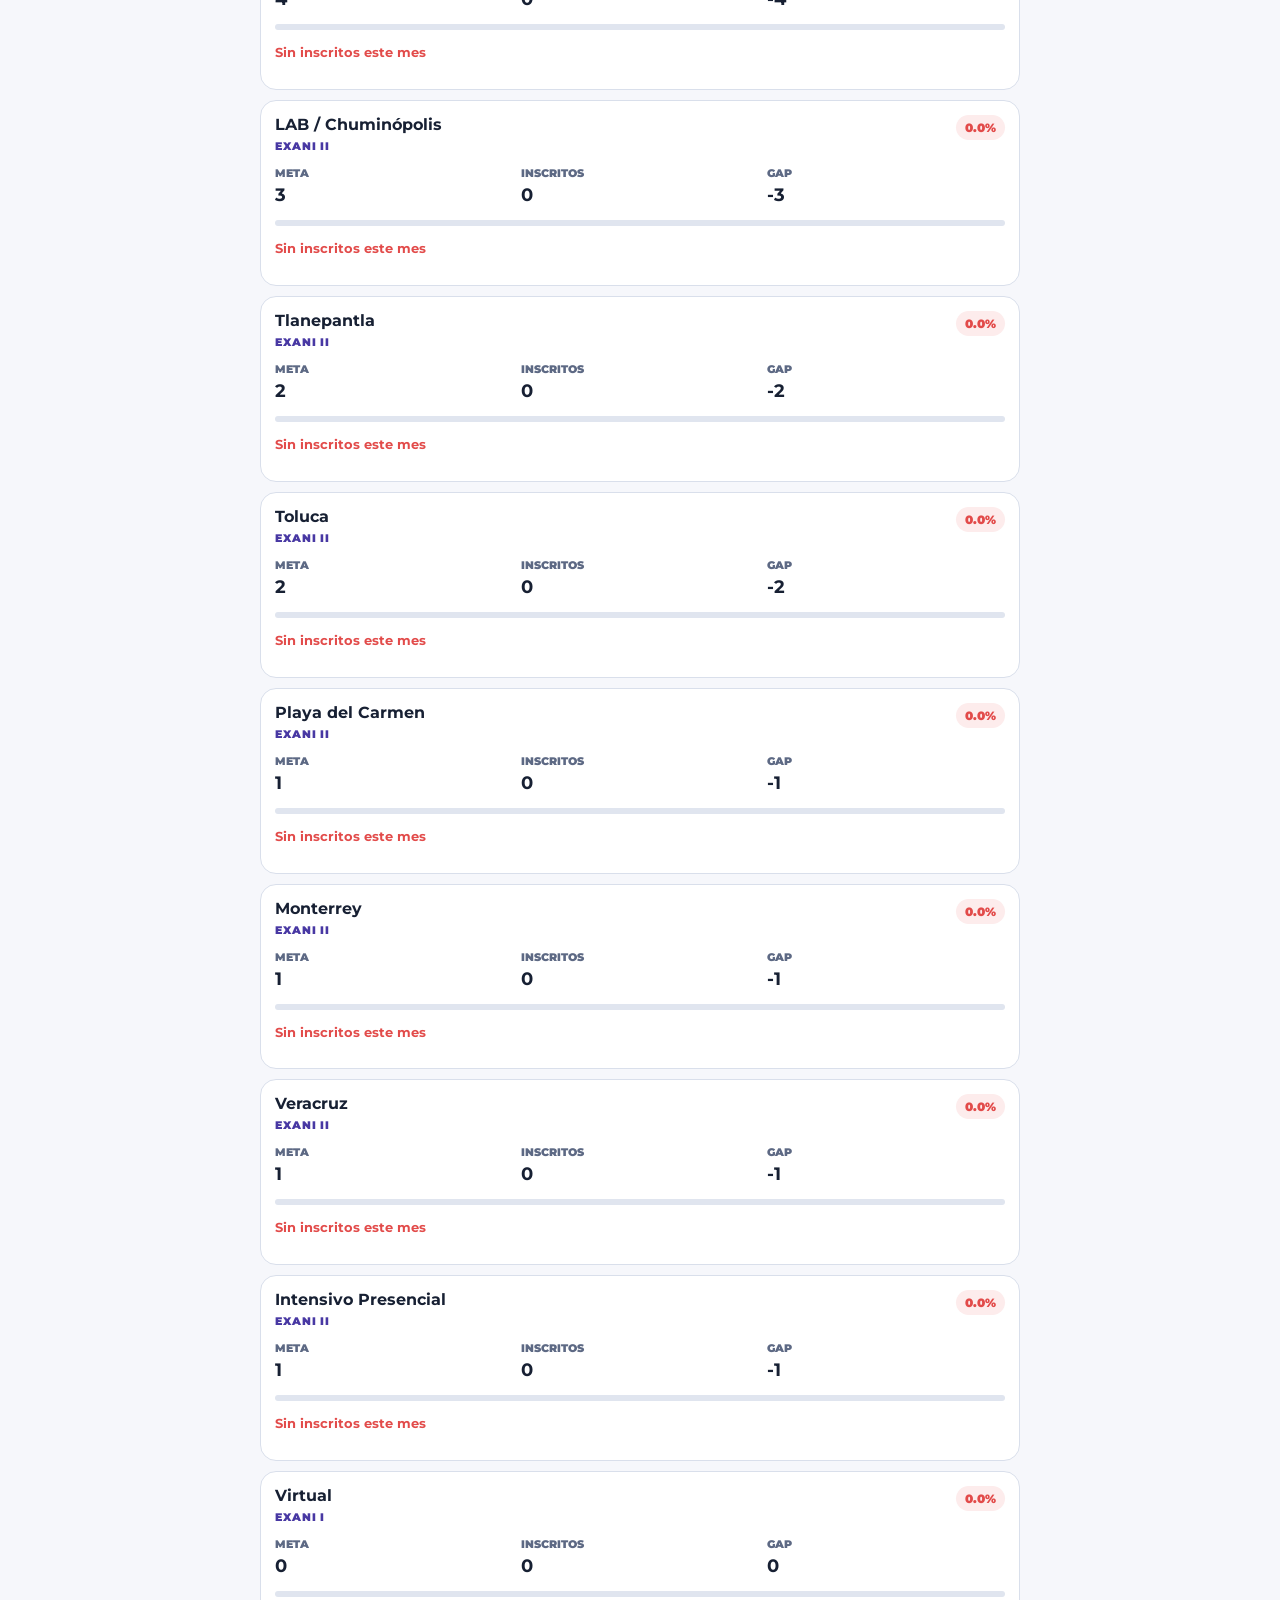
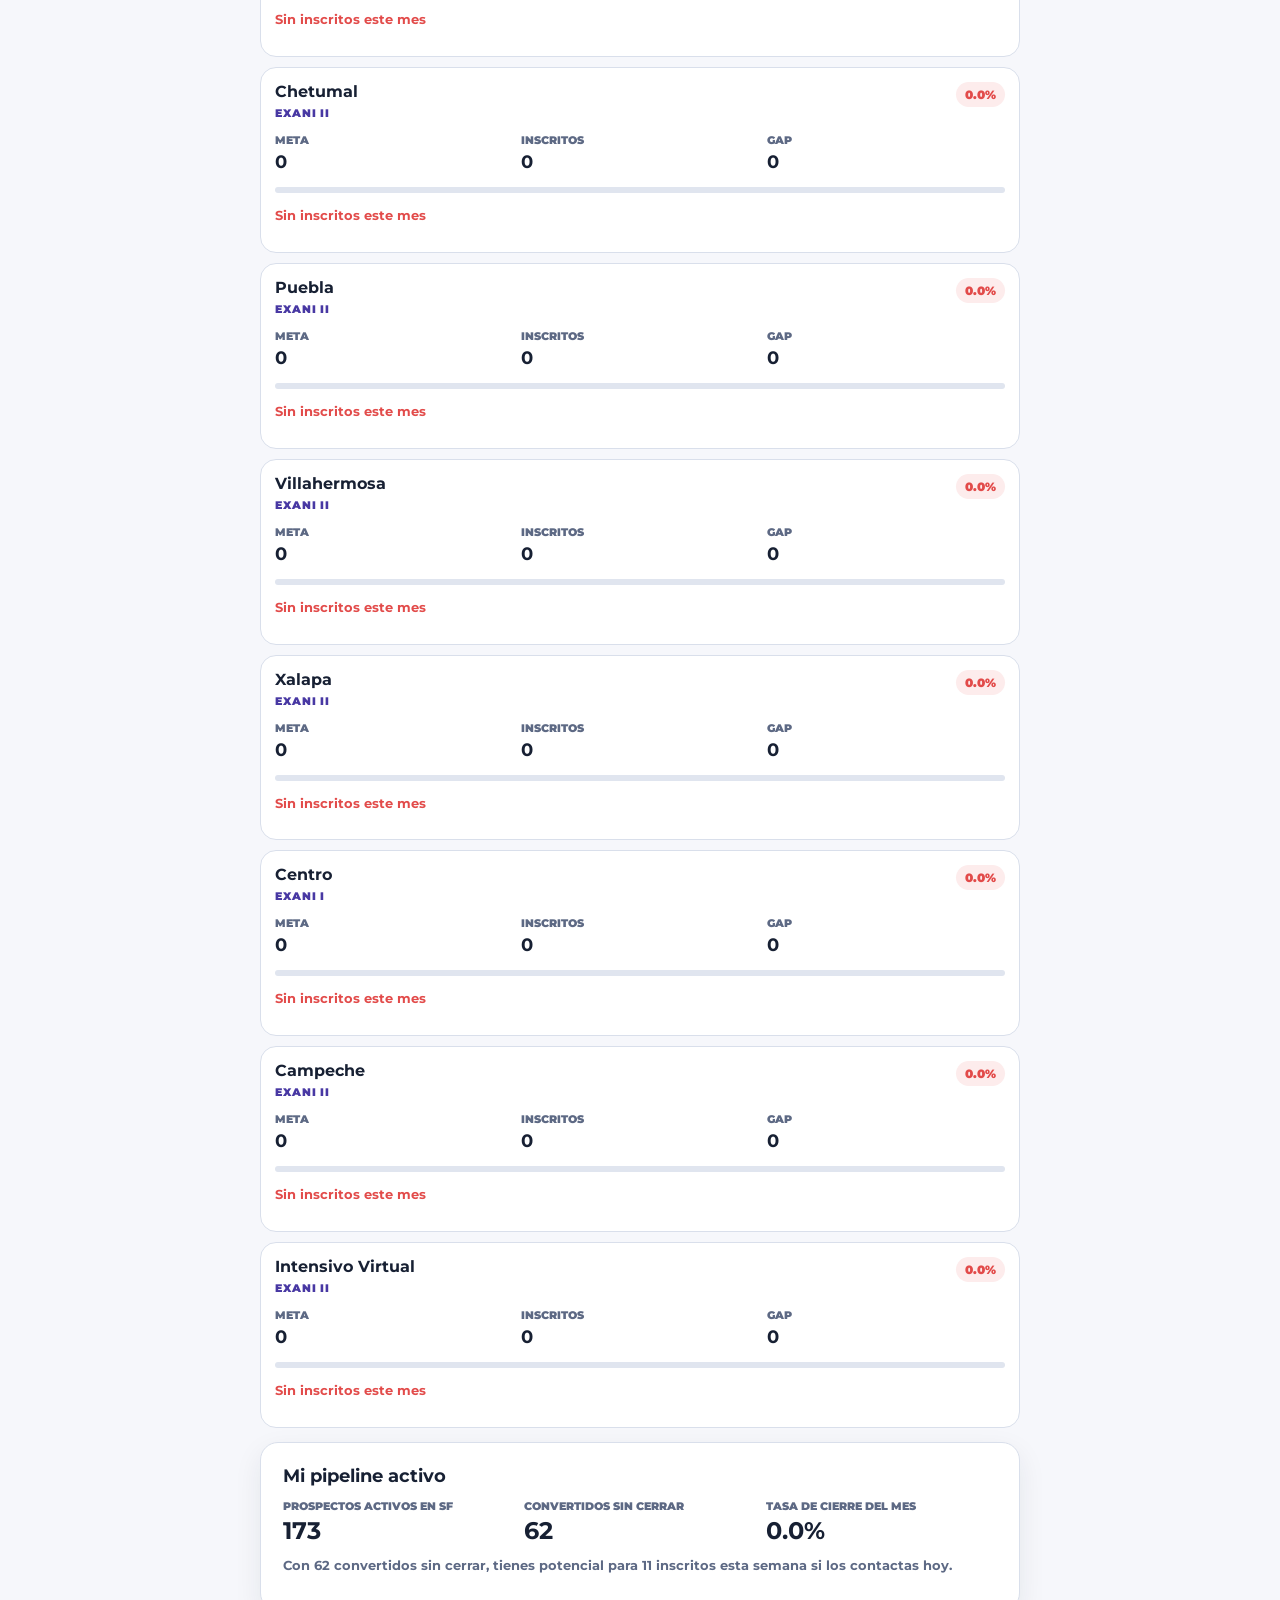
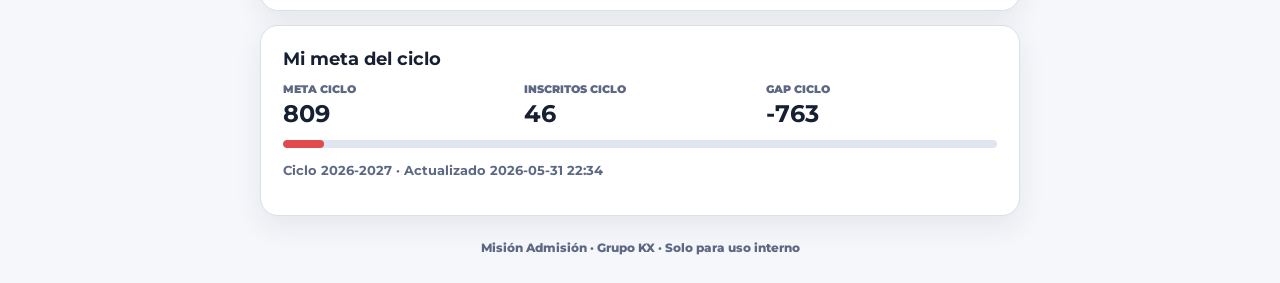
<file: mi-meta/susana.html>
<!doctype html>
<html lang="es">
  <head>
    <meta charset="UTF-8">
    <meta name="viewport" content="width=device-width, initial-scale=1">
    <title>Mi Meta | Susana Hipólito</title>
    <link rel="stylesheet" href="./styles.css">
  </head>
  <body data-specialist="susana">
    <header class="app-header">
      <div class="app-header-inner">
        <span id="avatar" class="avatar">S</span>
        <div>
          <h1 id="specialist-name">Susana Hipólito</h1>
          <p id="today-label"></p>
        </div>
      </div>
    </header>
    <main class="app-shell">
      <section id="today-block" class="section"></section>
      <section id="month-block" class="section"></section>
      <section id="week-block" class="section"></section>
      <section id="campus-block" class="section"></section>
      <section id="pipeline-block" class="section"></section>
      <section id="cycle-block" class="section"></section>
      <footer class="footer">Misión Admisión · Grupo KX · Solo para uso interno</footer>
    </main>
    <script src="./app.js"></script>
  </body>
</html>
</file>
<file: mi-meta/styles.css>
@import url("https://fonts.googleapis.com/css2?family=Montserrat:wght@400;500;600;700;800;900&display=swap");

:root {
  --bg: #f6f7fb;
  --surface: #ffffff;
  --surface-2: #f1f4fb;
  --border: #d9dfeb;
  --text: #172033;
  --muted: #5d6984;
  --purple: #5b4fcf;
  --purple-dark: #4838a3;
  --purple-soft: #f0eefb;
  --green: #1d9e75;
  --green-bg: #eaf8ef;
  --yellow: #ef9f27;
  --yellow-bg: #fff7e6;
  --red: #e24b4a;
  --red-bg: #fdecec;
  --shadow: 0 10px 28px rgba(23, 32, 51, 0.08);
}

* {
  box-sizing: border-box;
}

body {
  margin: 0;
  background: var(--bg);
  color: var(--text);
  font-family: Montserrat, system-ui, -apple-system, BlinkMacSystemFont, "Segoe UI", sans-serif;
}

.app-shell {
  width: min(100%, 760px);
  margin: 0 auto;
  padding: 92px 14px 28px;
}

.app-header {
  position: fixed;
  z-index: 10;
  top: 0;
  left: 0;
  right: 0;
  border-bottom: 1px solid var(--border);
  background: rgba(246, 247, 251, 0.92);
  backdrop-filter: blur(14px);
}

.app-header-inner {
  display: grid;
  grid-template-columns: 48px 1fr;
  gap: 12px;
  align-items: center;
  width: min(100%, 760px);
  margin: 0 auto;
  padding: 14px;
}

.avatar {
  display: grid;
  place-items: center;
  width: 48px;
  height: 48px;
  border-radius: 14px;
  background: var(--purple-dark);
  color: #ffffff;
  font-size: 20px;
  font-weight: 900;
}

.app-header h1 {
  margin: 0;
  font-size: 18px;
  line-height: 1.1;
}

.app-header p {
  margin: 4px 0 0;
  color: var(--muted);
  font-size: 12px;
  font-weight: 700;
}

.section {
  margin-bottom: 14px;
}

.hero-number {
  padding: 24px 18px;
  border: 1px solid #c9c2ee;
  border-radius: 22px;
  background: linear-gradient(135deg, #ffffff, #eefcf6);
  box-shadow: var(--shadow);
  text-align: center;
}

.hero-number strong {
  display: block;
  font-size: clamp(64px, 21vw, 108px);
  line-height: 0.95;
  letter-spacing: 0;
}

.hero-number strong.green,
.value.green,
.diagnostic.green,
.metric-value.green {
  color: var(--green);
}

.hero-number strong.yellow,
.value.yellow,
.diagnostic.yellow,
.metric-value.yellow {
  color: var(--yellow);
}

.hero-number strong.red,
.value.red,
.diagnostic.red,
.metric-value.red {
  color: var(--red);
}

.hero-number h2 {
  margin: 10px auto 0;
  max-width: 420px;
  font-size: 18px;
  line-height: 1.25;
}

.hero-number p,
.card-note {
  color: var(--muted);
  font-size: 13px;
  font-weight: 700;
  line-height: 1.45;
}

.card-note.red {
  color: var(--red);
}

.card {
  overflow: hidden;
  padding: 16px;
  border: 1px solid var(--border);
  border-radius: 18px;
  background: var(--surface);
  box-shadow: var(--shadow);
}

.card.soft {
  border-color: #c9c2ee;
  background: linear-gradient(135deg, #ffffff, #f3fffb);
}

.section-title {
  margin: 0 0 12px;
  color: var(--text);
  font-size: 18px;
  letter-spacing: 0;
}

.metric-grid {
  display: grid;
  grid-template-columns: repeat(2, minmax(0, 1fr));
  gap: 10px;
}

.metric-box {
  min-width: 0;
  padding: 12px;
  border: 1px solid #d9d3f5;
  border-radius: 13px;
  background: rgba(255, 255, 255, 0.78);
}

.metric-box span,
.campus-metrics span,
.pipeline-grid span,
.cycle-grid span {
  display: block;
  color: var(--muted);
  font-size: 11px;
  font-weight: 900;
  text-transform: uppercase;
}

.metric-box strong,
.pipeline-grid strong,
.cycle-grid strong {
  display: block;
  margin-top: 6px;
  font-size: 24px;
  line-height: 1;
}

.progress {
  overflow: hidden;
  height: 8px;
  margin-top: 14px;
  border-radius: 999px;
  background: #e0e5ef;
}

.progress.slim {
  height: 6px;
}

.progress i {
  display: block;
  width: var(--value, 0%);
  min-width: 0;
  max-width: 100%;
  height: 100%;
  border-radius: inherit;
}

.progress.green i {
  background: var(--green);
}

.progress.yellow i {
  background: var(--yellow);
}

.progress.red i {
  background: var(--red);
}

.week-grid,
.pipeline-grid,
.cycle-grid {
  display: grid;
  grid-template-columns: repeat(2, minmax(0, 1fr));
  gap: 10px;
}

.pipeline-grid,
.cycle-grid {
  grid-template-columns: repeat(3, minmax(0, 1fr));
}

.diagnostic {
  margin: 12px 0 0;
  padding: 10px 12px;
  border-radius: 12px;
  background: var(--surface-2);
  font-weight: 900;
  line-height: 1.35;
}

.campus-list {
  display: grid;
  gap: 10px;
}

.campus-card {
  padding: 14px;
  border: 1px solid var(--border);
  border-radius: 16px;
  background: var(--surface);
}

.campus-head {
  display: flex;
  gap: 10px;
  align-items: flex-start;
  justify-content: space-between;
}

.campus-head h3 {
  margin: 0;
  font-size: 16px;
}

.campus-head small {
  display: inline-block;
  margin-top: 5px;
  color: var(--purple-dark);
  font-size: 11px;
  font-weight: 900;
  letter-spacing: 0.08em;
  text-transform: uppercase;
}

.percent-pill {
  flex: 0 0 auto;
  padding: 5px 9px;
  border-radius: 999px;
  font-size: 12px;
  font-weight: 900;
}

.percent-pill.green {
  background: var(--green-bg);
  color: var(--green);
}

.percent-pill.yellow {
  background: var(--yellow-bg);
  color: var(--yellow);
}

.percent-pill.red {
  background: var(--red-bg);
  color: var(--red);
}

.campus-metrics {
  display: grid;
  grid-template-columns: repeat(3, minmax(0, 1fr));
  gap: 8px;
  margin-top: 12px;
}

.campus-metrics strong {
  display: block;
  margin-top: 4px;
  font-size: 18px;
}

.empty-state,
.error-state {
  margin: 0;
  padding: 18px;
  border: 1px dashed var(--border);
  border-radius: 16px;
  color: var(--muted);
  background: var(--surface);
  font-weight: 800;
  line-height: 1.45;
}

.error-state {
  border-color: var(--red);
  color: var(--red);
  background: var(--red-bg);
}

.next-month {
  margin-top: 12px;
  padding: 10px 12px;
  border-radius: 12px;
  background: var(--purple-soft);
  color: var(--purple-dark);
  font-size: 13px;
  font-weight: 900;
}

.footer {
  margin-top: 24px;
  color: var(--muted);
  font-size: 12px;
  font-weight: 800;
  text-align: center;
}

.selector-shell {
  min-height: 100vh;
  padding: 24px 14px;
}

.selector-card {
  width: min(100%, 620px);
  margin: 0 auto;
  padding: 22px;
  border: 1px solid var(--border);
  border-radius: 22px;
  background: var(--surface);
  box-shadow: var(--shadow);
}

.selector-card h1 {
  margin: 0 0 8px;
  font-size: 30px;
}

.selector-card p {
  margin: 0 0 18px;
  color: var(--muted);
  font-weight: 700;
}

.selector-list {
  display: grid;
  gap: 10px;
}

.selector-list a {
  display: flex;
  align-items: center;
  justify-content: space-between;
  min-height: 52px;
  padding: 12px 14px;
  border: 1px solid #c9c2ee;
  border-radius: 14px;
  color: var(--text);
  background: linear-gradient(135deg, #ffffff, #f3fffb);
  font-weight: 900;
  text-decoration: none;
}

.selector-list a::after {
  content: 'Ver';
  color: var(--purple-dark);
  font-size: 12px;
  text-transform: uppercase;
}

.skeleton {
  display: grid;
  gap: 10px;
}

.skeleton span {
  display: block;
  height: 74px;
  border-radius: 16px;
  background: linear-gradient(90deg, #eef2f8, #f9fbff, #eef2f8);
  background-size: 220% 100%;
  animation: pulse 1.2s ease-in-out infinite;
}

@keyframes pulse {
  0% {
    background-position: 0% 50%;
  }
  100% {
    background-position: 220% 50%;
  }
}

@media (min-width: 680px) {
  .app-shell {
    padding-left: 0;
    padding-right: 0;
  }

  .hero-number,
  .card {
    padding: 22px;
  }
}

@media (max-width: 380px) {
  .pipeline-grid,
  .cycle-grid,
  .campus-metrics {
    grid-template-columns: 1fr;
  }
}
</file>
